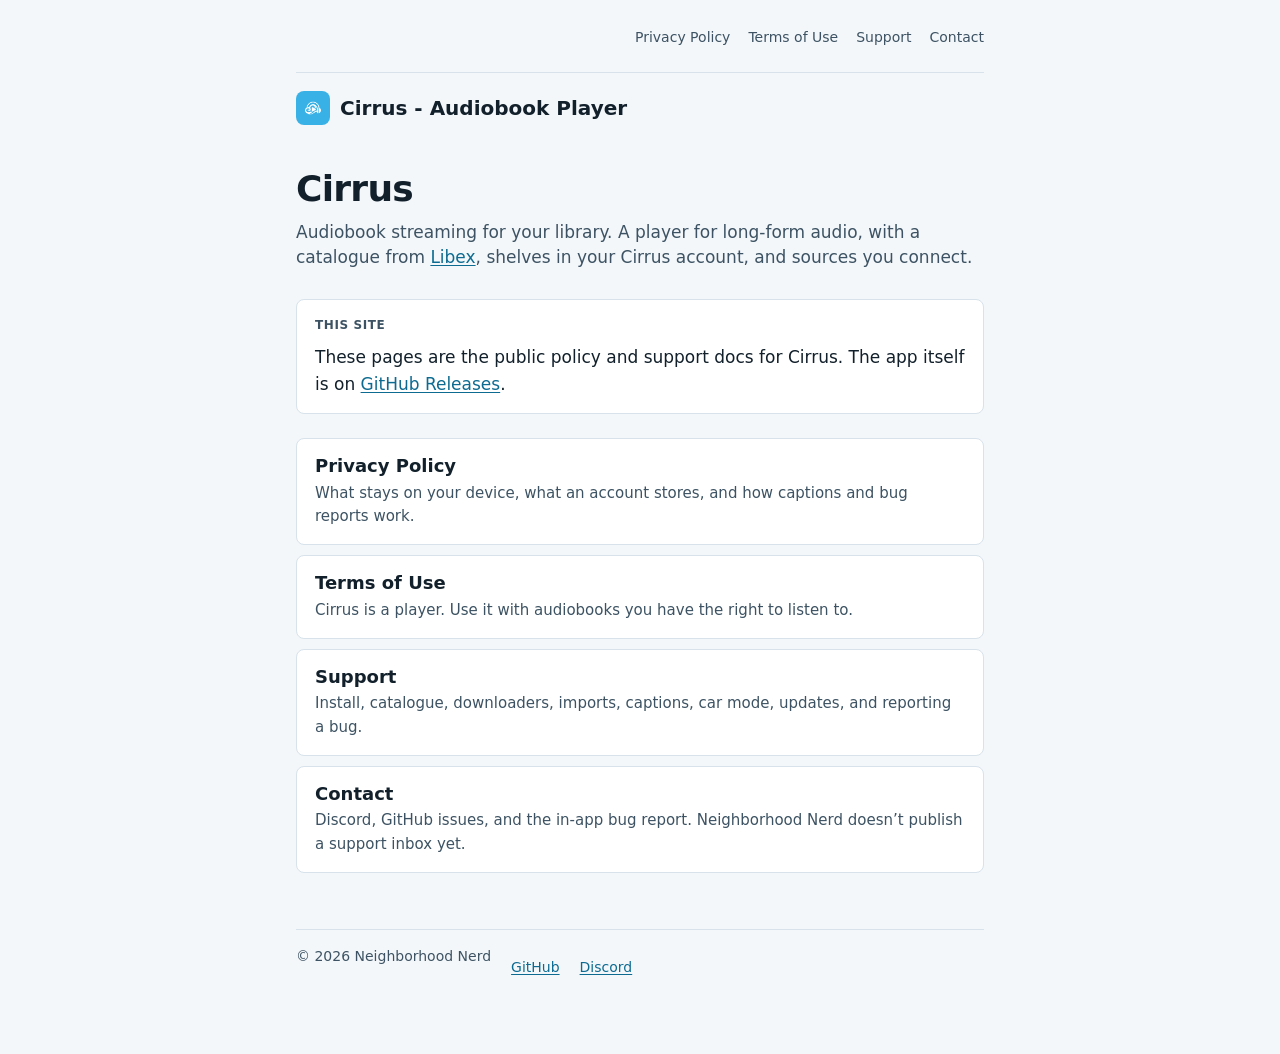
<file: docs/index.html>
<!doctype html>
<html lang="en">

<head>
  <meta charset="utf-8">
  <meta name="viewport" content="width=device-width, initial-scale=1, viewport-fit=cover">
  <meta name="color-scheme" content="dark light">
  <title>Cirrus</title>
  <meta name="description" content="Cirrus is an audiobook player. Privacy Policy, Terms of Use, Support, and Contact.">
  <link rel="icon" href="assets/cirrus-logo.png">
  <link rel="apple-touch-icon" href="assets/cirrus-logo.png">
  <link rel="stylesheet" href="assets/policy.css?v=2">
</head>

<body>
  <a class="skip" href="#main">Skip to content</a>
  <div class="wrap">
    <nav class="top-links" aria-label="Policies and contact">
      <a href="privacy/">Privacy Policy</a>
      <a href="terms/">Terms of Use</a>
      <a href="support/">Support</a>
      <a href="contact/">Contact</a>
    </nav>
    <a class="brand" href="./"><img src="assets/cirrus-logo.png" alt="" width="34" height="34">Cirrus - Audiobook
      Player</a>

    <main id="main">
      <h1>Cirrus</h1>
      <p class="lede">Audiobook streaming for your library. A player for long-form audio, with a catalogue from
        <a href="https://libexdb.com">Libex</a>, shelves in your Cirrus account, and sources you connect.</p>

      <div class="card summary">
        <p class="eyebrow">This site</p>
        <p>These pages are the public policy and support docs for Cirrus. The app itself is on <a
            href="https://github.com/Neighborhood-Nerd/cirrus/releases">GitHub Releases</a>.</p>
      </div>

      <div class="reach">
        <a class="card" href="privacy/">
          <h2>Privacy Policy</h2>
          <p>What stays on your device, what an account stores, and how captions and bug reports work.</p>
        </a>
        <a class="card" href="terms/">
          <h2>Terms of Use</h2>
          <p>Cirrus is a player. Use it with audiobooks you have the right to listen to.</p>
        </a>
        <a class="card" href="support/">
          <h2>Support</h2>
          <p>Install, catalogue, downloaders, imports, captions, car mode, updates, and reporting a bug.</p>
        </a>
        <a class="card" href="contact/">
          <h2>Contact</h2>
          <p>Discord, GitHub issues, and the in-app bug report. Neighborhood Nerd doesn’t publish a support inbox yet.
          </p>
        </a>
      </div>
    </main>

    <footer>
      <span>© 2026 Neighborhood Nerd</span>
      <a href="https://github.com/Neighborhood-Nerd/cirrus">GitHub</a>
      <a href="https://discord.gg/W3NWh3X8bX">Discord</a>
    </footer>
  </div>
</body>

</html>
</file>
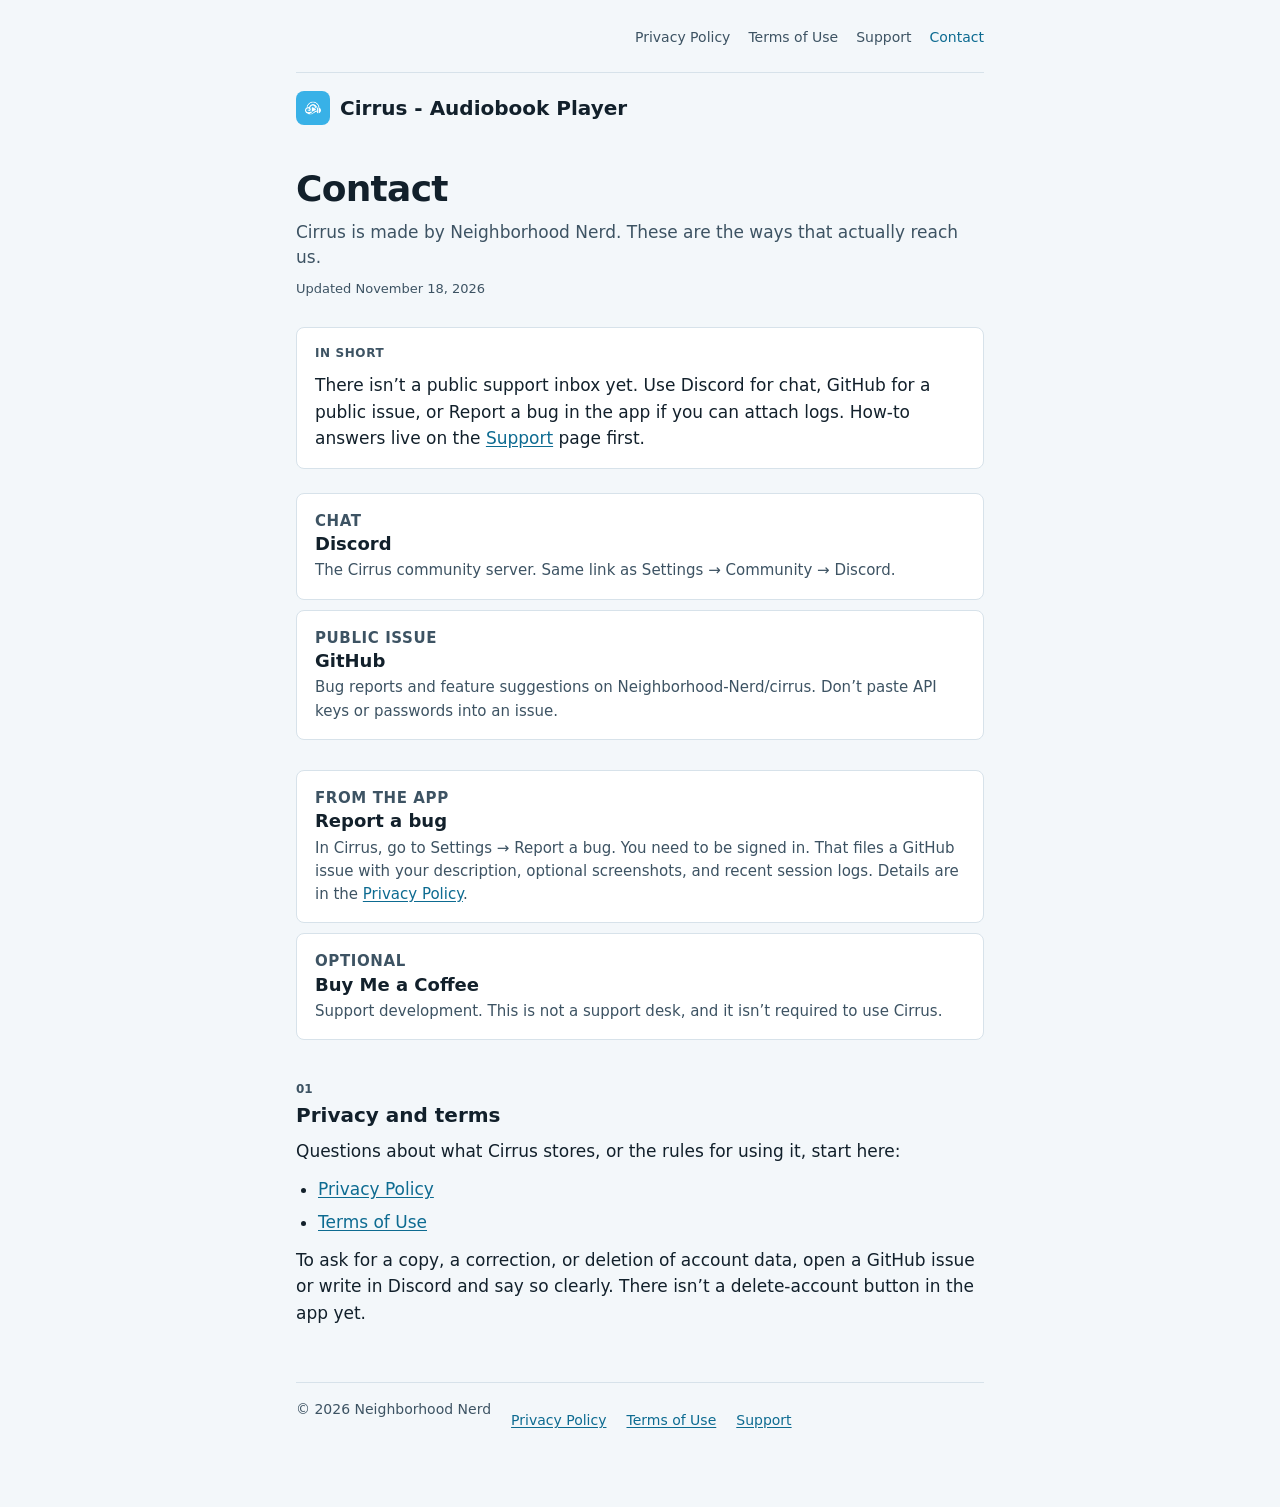
<file: docs/contact/index.html>
<!doctype html>
<html lang="en">
<head>
<meta charset="utf-8">
<meta name="viewport" content="width=device-width, initial-scale=1, viewport-fit=cover">
<meta name="color-scheme" content="dark light">
<title>Contact · Cirrus</title>
<meta name="description" content="How to reach Neighborhood Nerd about Cirrus: Discord, GitHub issues, and in-app bug reports.">
<link rel="icon" href="../assets/cirrus-logo.png">
<link rel="apple-touch-icon" href="../assets/cirrus-logo.png">
<link rel="stylesheet" href="../assets/policy.css?v=2">
</head>
<body>
<a class="skip" href="#main">Skip to content</a>
<div class="wrap">
  <nav class="top-links" aria-label="Policies and contact">
    <a href="../privacy/">Privacy Policy</a>
    <a href="../terms/">Terms of Use</a>
    <a href="../support/">Support</a>
    <a href="../contact/" aria-current="page">Contact</a>
  </nav>
  <a class="brand" href="../"><img src="../assets/cirrus-logo.png" alt="" width="34" height="34">Cirrus - Audiobook Player</a>

  <main id="main">
  <h1>Contact</h1>
  <p class="lede">Cirrus is made by Neighborhood Nerd. These are the ways that actually reach us.</p>
  <p class="date">Updated November 18, 2026</p>

  <div class="card summary">
    <p class="eyebrow">In short</p>
    <p>There isn’t a public support inbox yet. Use Discord for chat, GitHub for a public issue, or Report a bug in the app if you can attach logs. How-to answers live on the <a href="../support/">Support</a> page first.</p>
  </div>

  <div class="reach">
    <a class="card" href="https://discord.gg/W3NWh3X8bX">
      <p class="eyebrow">Chat</p>
      <h2>Discord</h2>
      <p>The Cirrus community server. Same link as <span class="path">Settings → Community → Discord</span>.</p>
    </a>
    <a class="card" href="https://github.com/Neighborhood-Nerd/cirrus/issues/new/choose">
      <p class="eyebrow">Public issue</p>
      <h2>GitHub</h2>
      <p>Bug reports and feature suggestions on <span class="path">Neighborhood-Nerd/cirrus</span>. Don’t paste API keys or passwords into an issue.</p>
    </a>
    <div class="card">
      <p class="eyebrow">From the app</p>
      <h2>Report a bug</h2>
      <p>In Cirrus, go to <span class="path">Settings → Report a bug</span>. You need to be signed in. That files a GitHub issue with your description, optional screenshots, and recent session logs. Details are in the <a href="../privacy/#bug-reports">Privacy Policy</a>.</p>
    </div>
    <a class="card" href="https://buymeacoffee.com/neighborhoodnerd">
      <p class="eyebrow">Optional</p>
      <h2>Buy Me a Coffee</h2>
      <p>Support development. This is not a support desk, and it isn’t required to use Cirrus.</p>
    </a>
  </div>

  <section id="privacy-terms">
    <p class="num">01</p>
    <h2>Privacy and terms</h2>
    <p>Questions about what Cirrus stores, or the rules for using it, start here:</p>
    <ul class="list">
      <li><a href="../privacy/">Privacy Policy</a></li>
      <li><a href="../terms/">Terms of Use</a></li>
    </ul>
    <p>To ask for a copy, a correction, or deletion of account data, open a GitHub issue or write in Discord and say so clearly. There isn’t a delete-account button in the app yet.</p>
  </section>
  </main>

  <footer>
    <span>© 2026 Neighborhood Nerd</span>
    <a href="../privacy/">Privacy Policy</a>
    <a href="../terms/">Terms of Use</a>
    <a href="../support/">Support</a>
  </footer>
</div>
</body>
</html>
</file>
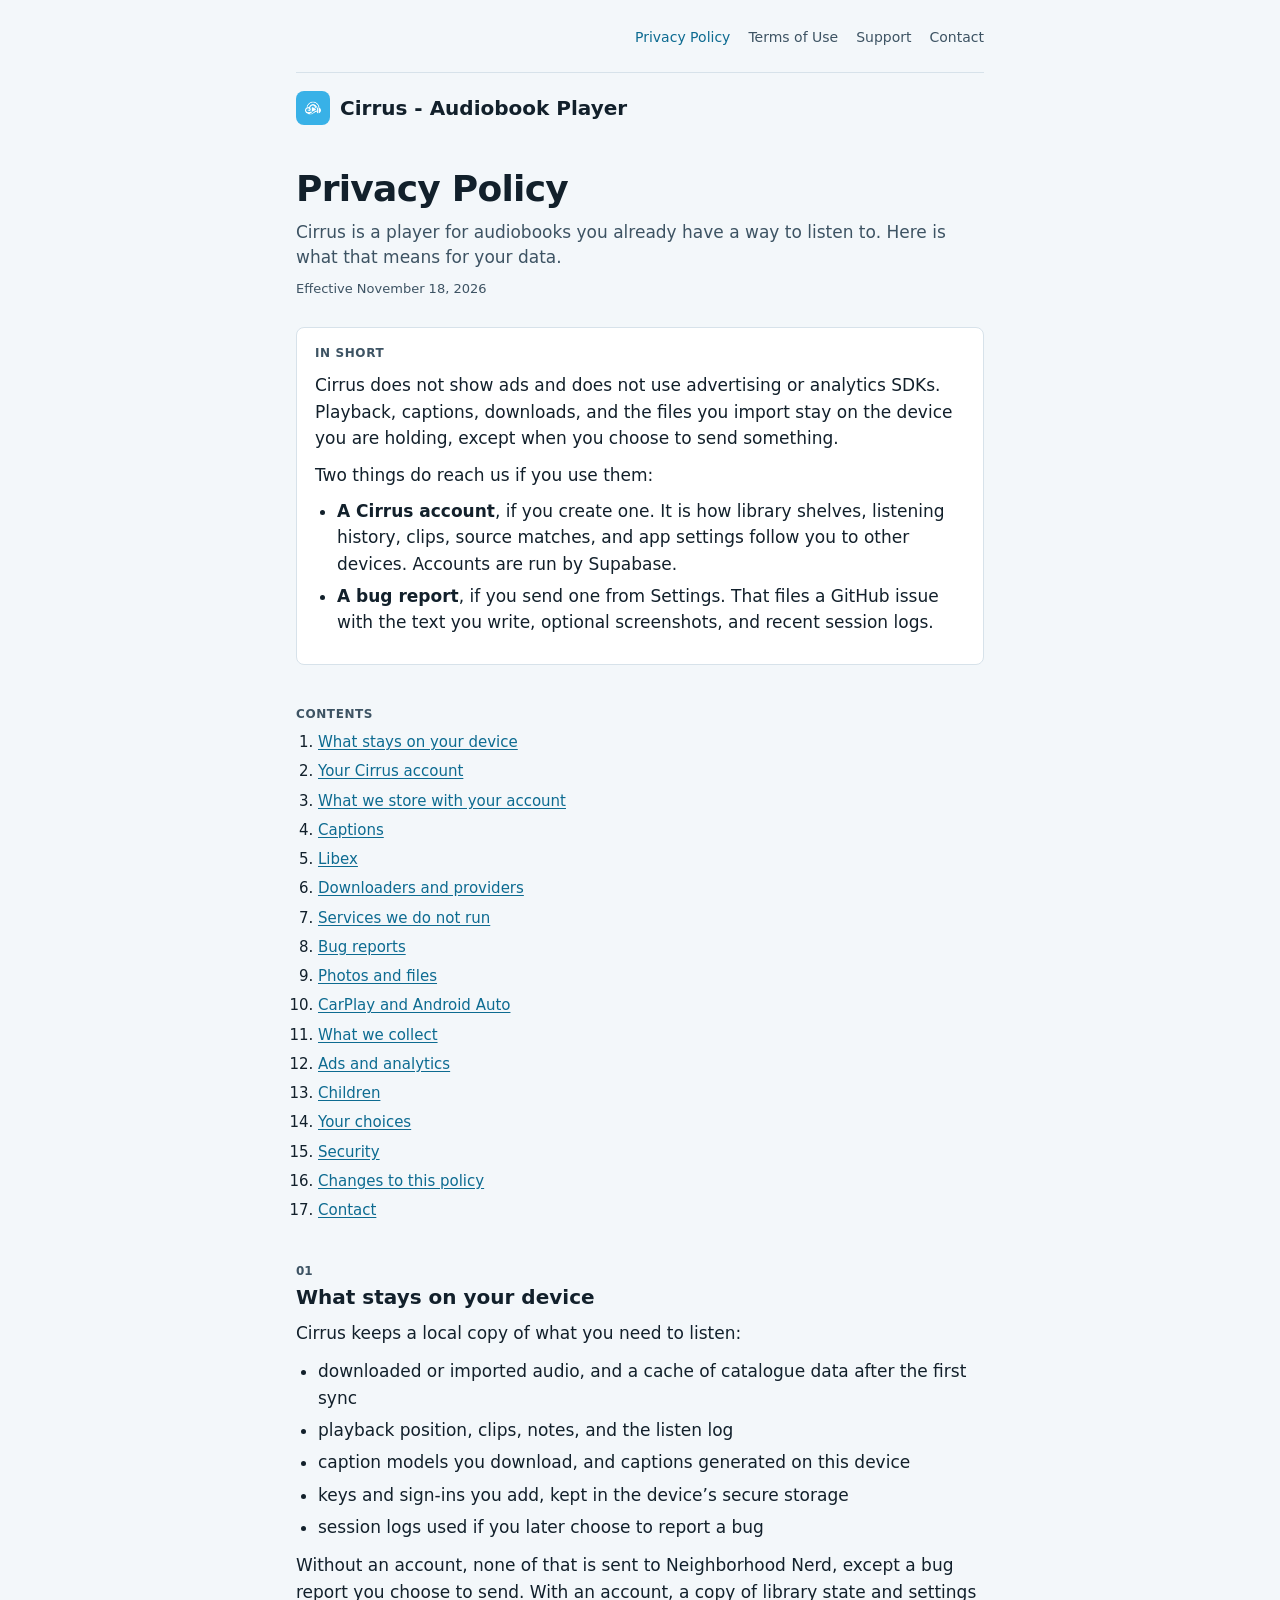
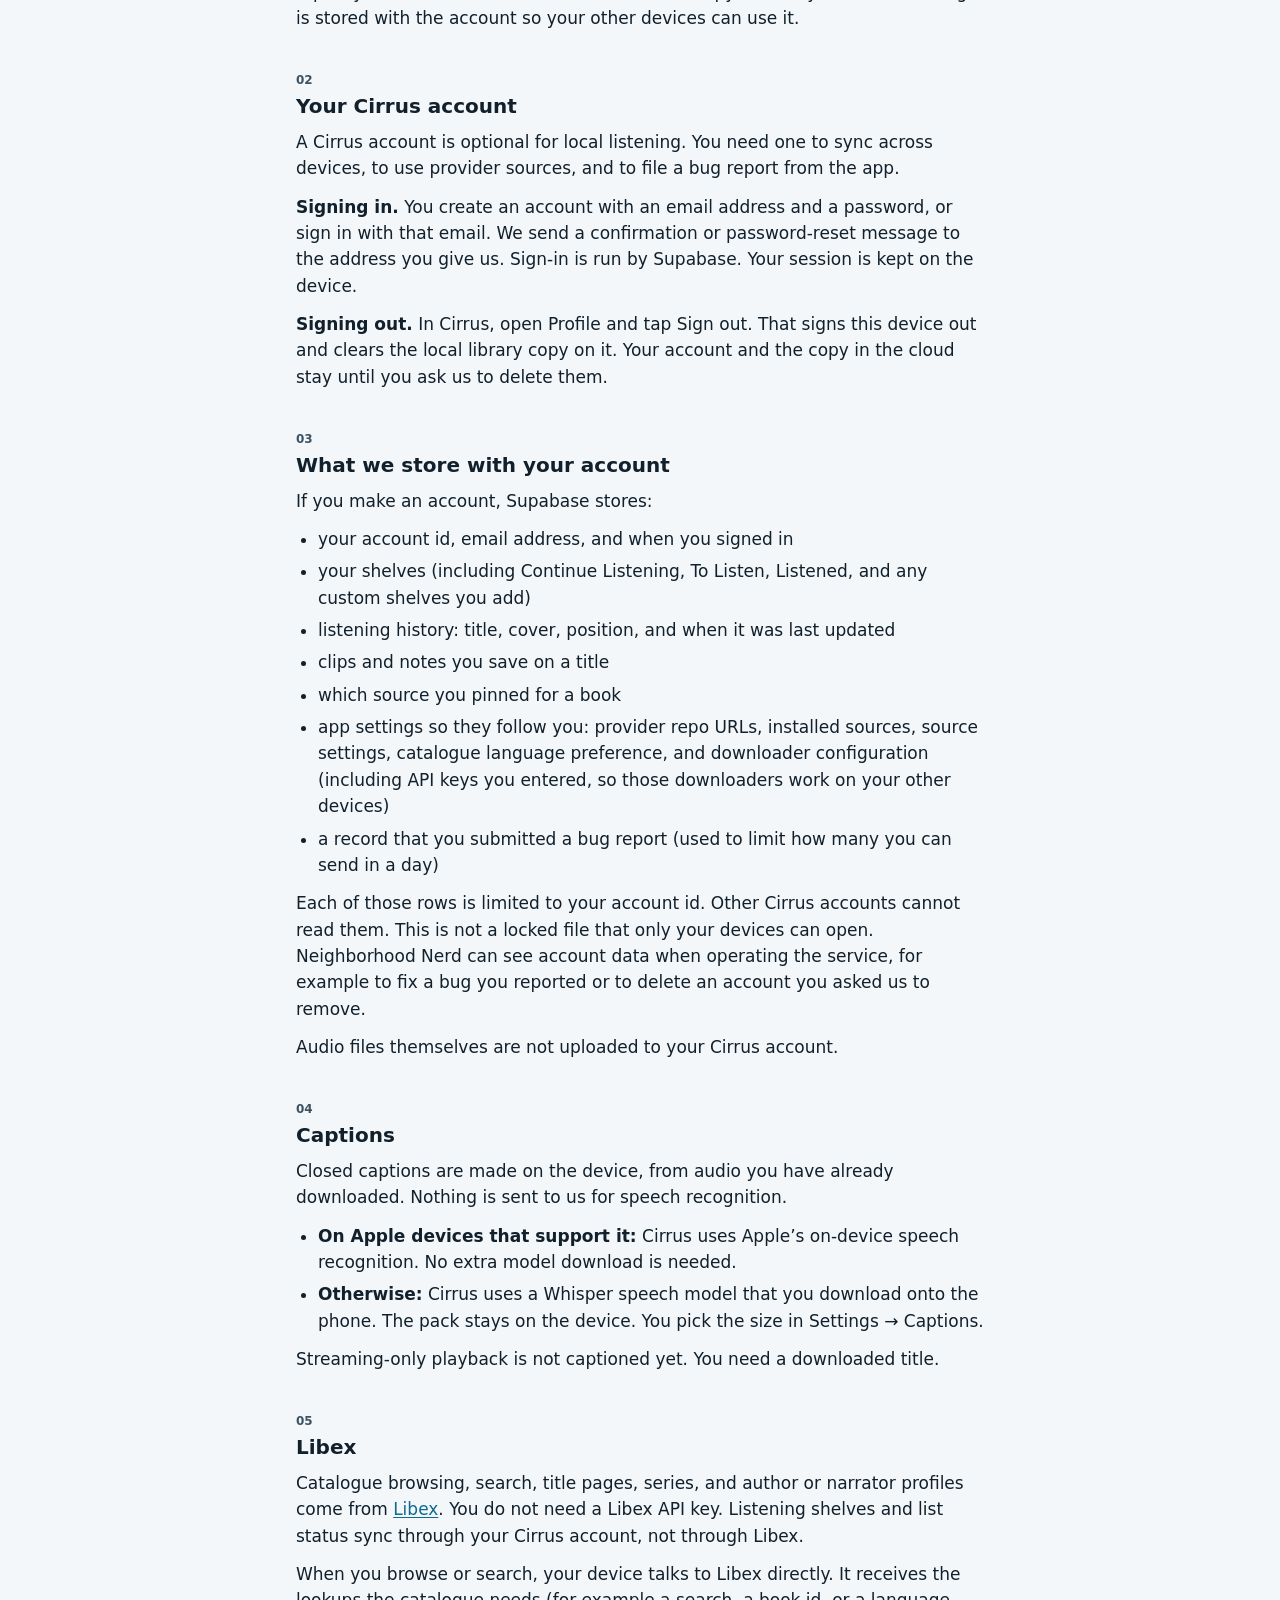
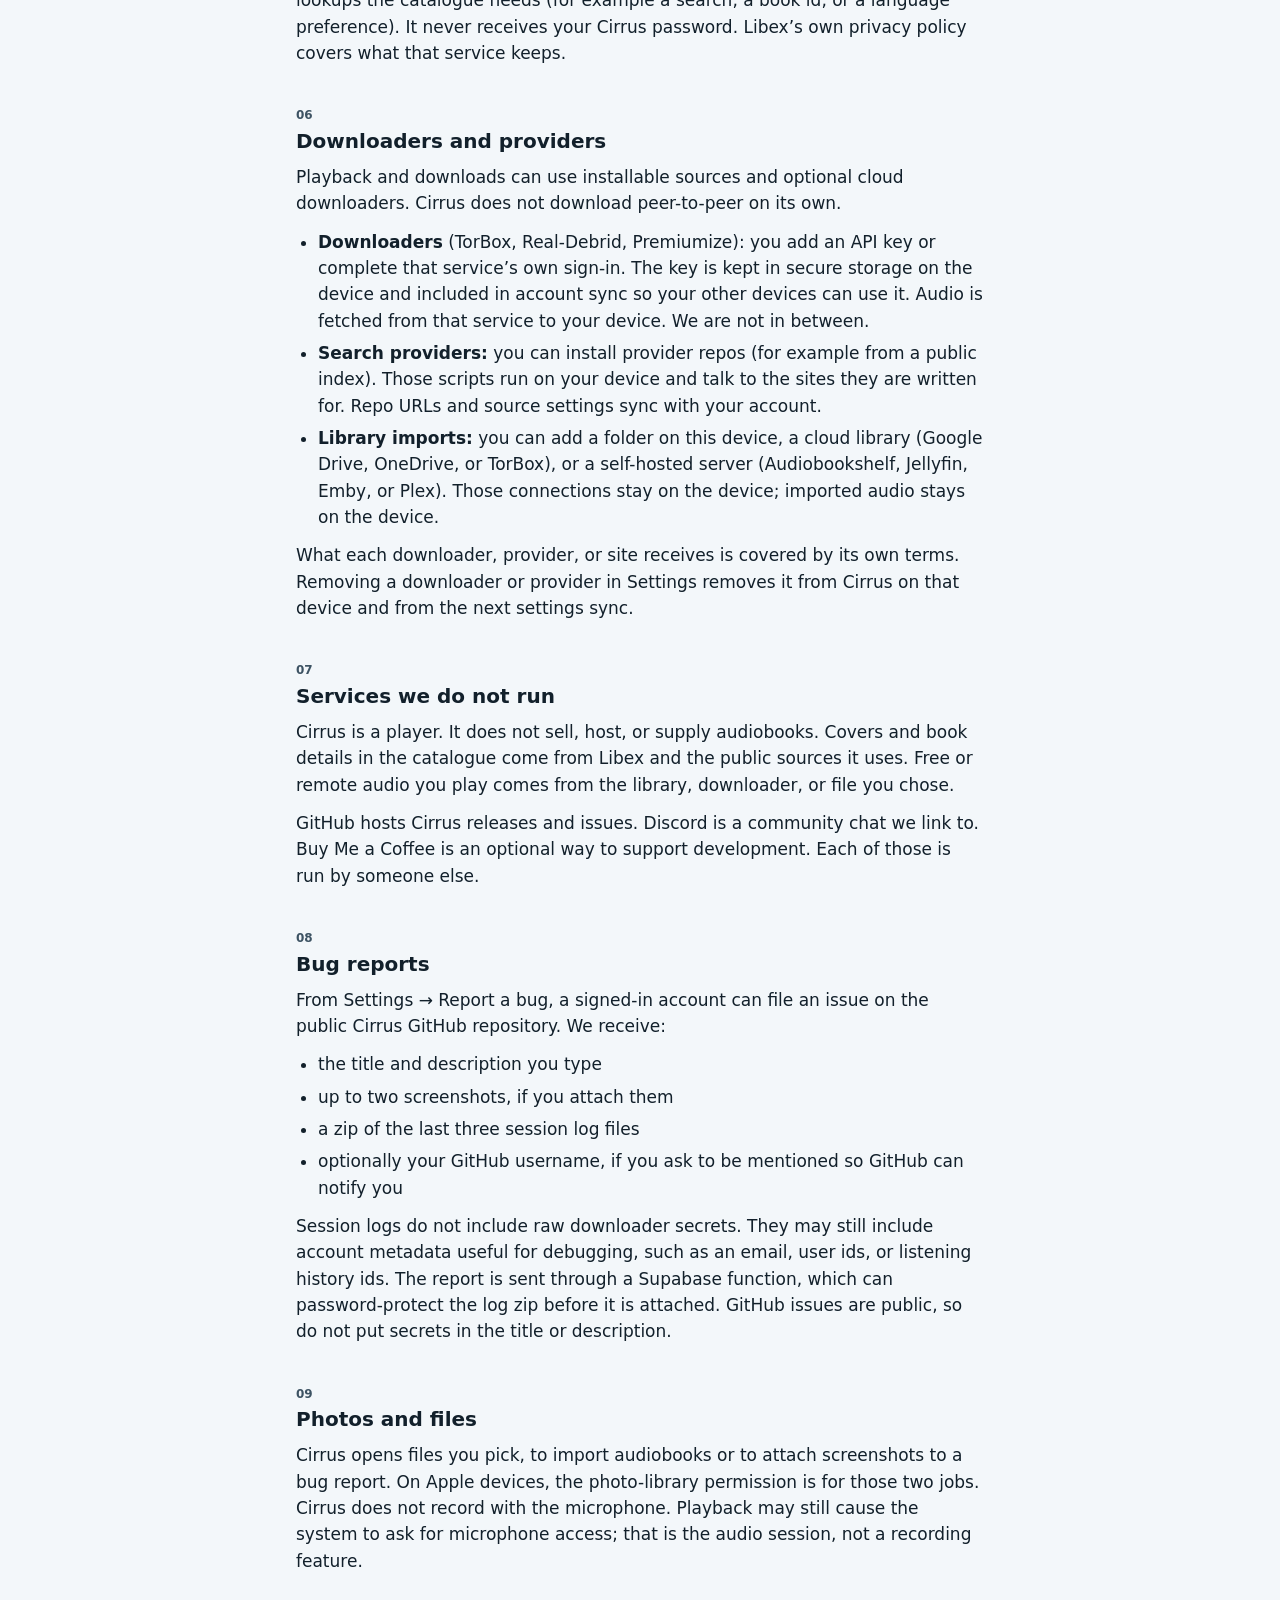
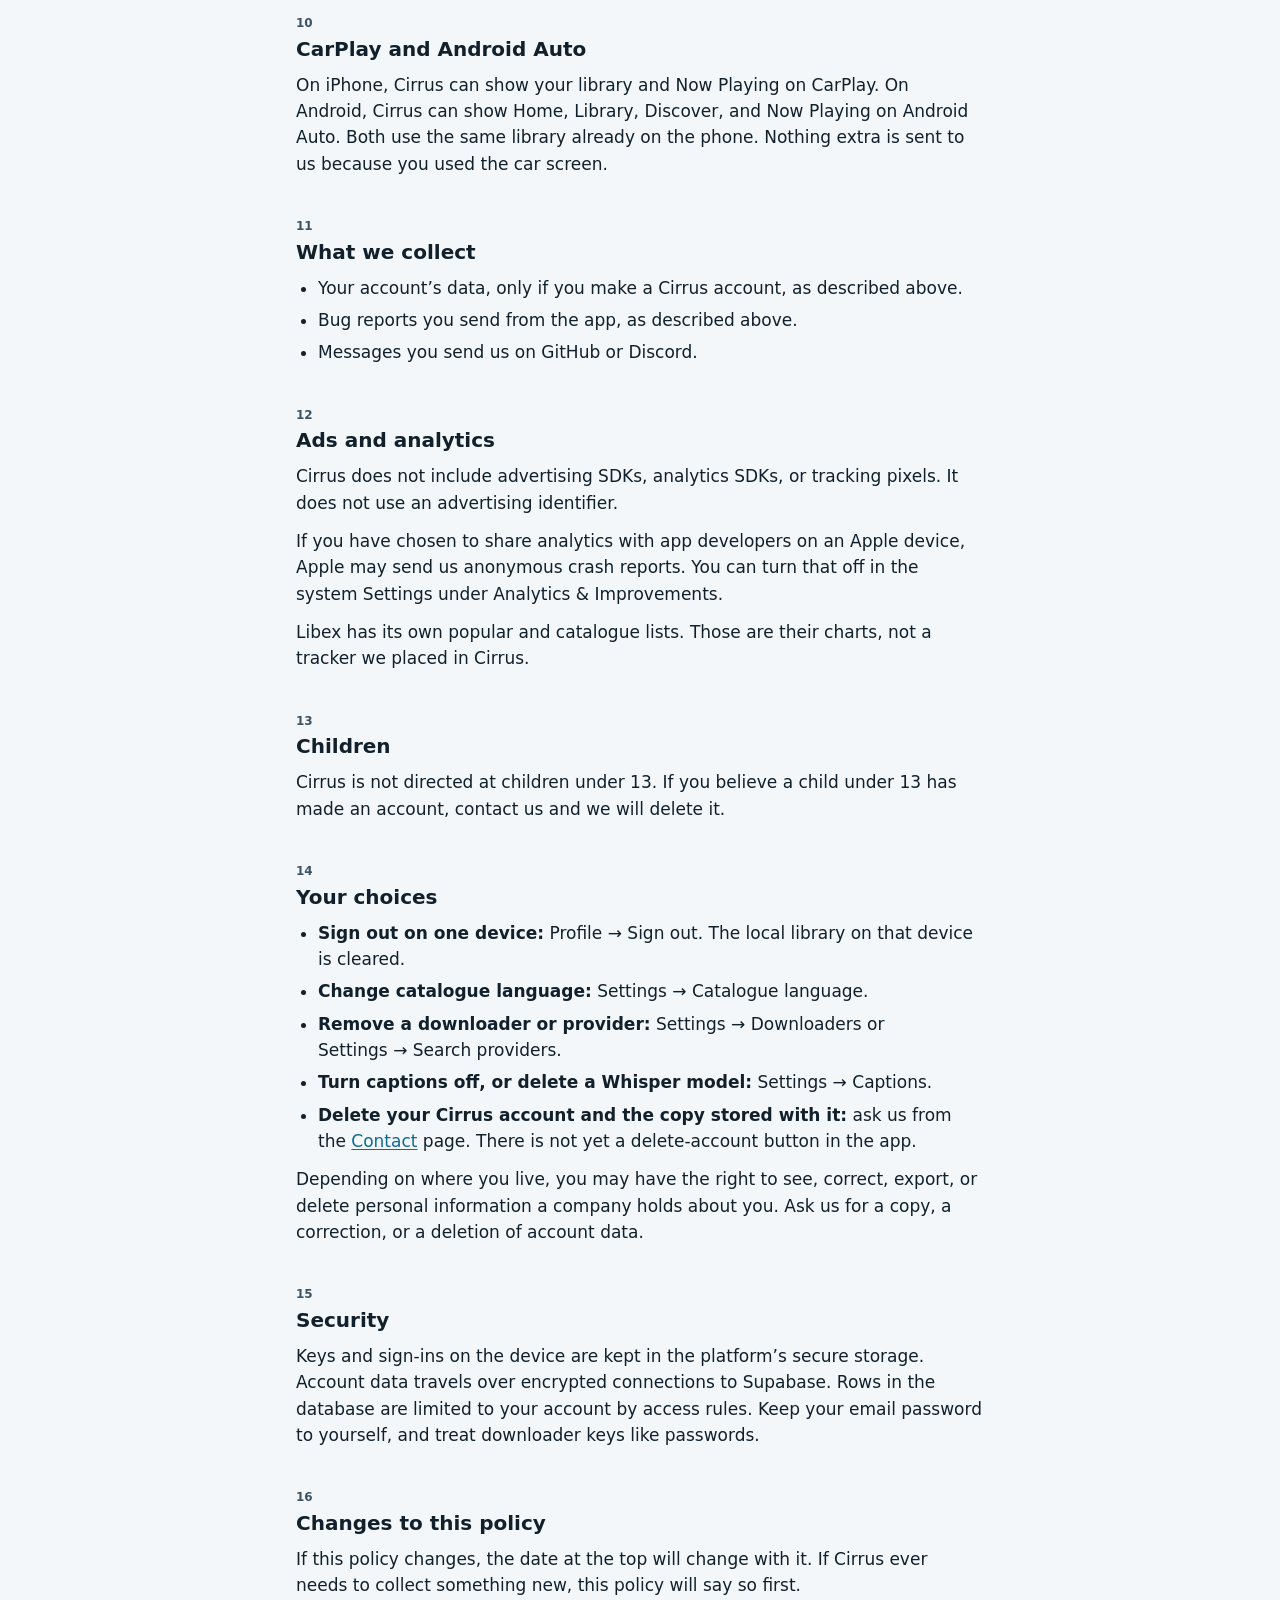
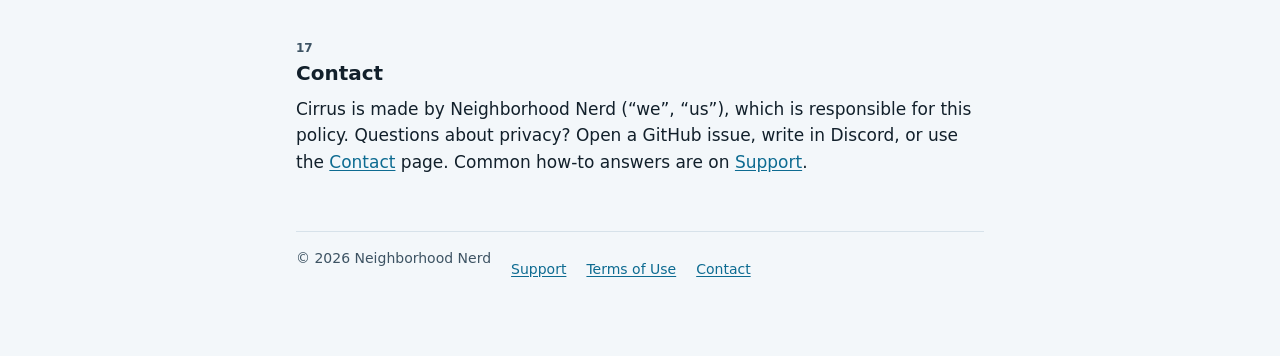
<file: docs/privacy/index.html>
<!doctype html>
<html lang="en">
<head>
<meta charset="utf-8">
<meta name="viewport" content="width=device-width, initial-scale=1, viewport-fit=cover">
<meta name="color-scheme" content="dark light">
<title>Privacy Policy · Cirrus</title>
<meta name="description" content="What Cirrus keeps on your device, what a Cirrus account stores, and how captions, bug reports, and connected services work.">
<link rel="icon" href="../assets/cirrus-logo.png">
<link rel="apple-touch-icon" href="../assets/cirrus-logo.png">
<link rel="stylesheet" href="../assets/policy.css?v=2">
</head>
<body>
<a class="skip" href="#main">Skip to content</a>
<div class="wrap">
  <nav class="top-links" aria-label="Policies and contact">
    <a href="../privacy/" aria-current="page">Privacy Policy</a>
    <a href="../terms/">Terms of Use</a>
    <a href="../support/">Support</a>
    <a href="../contact/">Contact</a>
  </nav>
  <a class="brand" href="../"><img src="../assets/cirrus-logo.png" alt="" width="34" height="34">Cirrus - Audiobook Player</a>

  <main id="main">
  <h1>Privacy Policy</h1>
  <p class="lede">Cirrus is a player for audiobooks you already have a way to listen to. Here is what that means for your data.</p>
  <p class="date">Effective November 18, 2026</p>

  <div class="card summary">
    <p class="eyebrow">In short</p>
    <p>Cirrus does not show ads and does not use advertising or analytics SDKs. Playback, captions, downloads, and the files you import stay on the device you are holding, except when you choose to send something.</p>
    <p>Two things do reach us if you use them:</p>
    <ul class="list">
      <li><strong>A Cirrus account</strong>, if you create one. It is how library shelves, listening history, clips, source matches, and app settings follow you to other devices. Accounts are run by Supabase.</li>
      <li><strong>A bug report</strong>, if you send one from Settings. That files a GitHub issue with the text you write, optional screenshots, and recent session logs.</li>
    </ul>
  </div>

  <nav class="toc" aria-label="Contents">
    <p class="eyebrow">Contents</p>
    <ol>
      <li><a href="#on-your-device">What stays on your device</a></li>
      <li><a href="#account">Your Cirrus account</a></li>
      <li><a href="#what-we-store">What we store with your account</a></li>
      <li><a href="#captions">Captions</a></li>
      <li><a href="#libex">Libex</a></li>
      <li><a href="#downloaders">Downloaders and providers</a></li>
      <li><a href="#other-services">Services we do not run</a></li>
      <li><a href="#bug-reports">Bug reports</a></li>
      <li><a href="#photos-files">Photos and files</a></li>
      <li><a href="#carplay">CarPlay and Android Auto</a></li>
      <li><a href="#what-we-collect">What we collect</a></li>
      <li><a href="#ads">Ads and analytics</a></li>
      <li><a href="#children">Children</a></li>
      <li><a href="#choices">Your choices</a></li>
      <li><a href="#security">Security</a></li>
      <li><a href="#changes">Changes to this policy</a></li>
      <li><a href="#contact">Contact</a></li>
    </ol>
  </nav>

  <section id="on-your-device">
    <p class="num">01</p>
    <h2>What stays on your device</h2>
    <p>Cirrus keeps a local copy of what you need to listen:</p>
    <ul class="list">
      <li>downloaded or imported audio, and a cache of catalogue data after the first sync</li>
      <li>playback position, clips, notes, and the listen log</li>
      <li>caption models you download, and captions generated on this device</li>
      <li>keys and sign-ins you add, kept in the device’s secure storage</li>
      <li>session logs used if you later choose to report a bug</li>
    </ul>
    <p>Without an account, none of that is sent to Neighborhood Nerd, except a bug report you choose to send. With an account, a copy of library state and settings is stored with the account so your other devices can use it.</p>
  </section>

  <section id="account">
    <p class="num">02</p>
    <h2>Your Cirrus account</h2>
    <p>A Cirrus account is optional for local listening. You need one to sync across devices, to use provider sources, and to file a bug report from the app.</p>
    <p><strong>Signing in.</strong> You create an account with an email address and a password, or sign in with that email. We send a confirmation or password-reset message to the address you give us. Sign-in is run by Supabase. Your session is kept on the device.</p>
    <p><strong>Signing out.</strong> In Cirrus, open <span class="path">Profile</span> and tap <span class="path">Sign out</span>. That signs this device out and clears the local library copy on it. Your account and the copy in the cloud stay until you ask us to delete them.</p>
  </section>

  <section id="what-we-store">
    <p class="num">03</p>
    <h2>What we store with your account</h2>
    <p>If you make an account, Supabase stores:</p>
    <ul class="list">
      <li>your account id, email address, and when you signed in</li>
      <li>your shelves (including Continue Listening, To Listen, Listened, and any custom shelves you add)</li>
      <li>listening history: title, cover, position, and when it was last updated</li>
      <li>clips and notes you save on a title</li>
      <li>which source you pinned for a book</li>
      <li>app settings so they follow you: provider repo URLs, installed sources, source settings, catalogue language preference, and downloader configuration (including API keys you entered, so those downloaders work on your other devices)</li>
      <li>a record that you submitted a bug report (used to limit how many you can send in a day)</li>
    </ul>
    <p>Each of those rows is limited to your account id. Other Cirrus accounts cannot read them. This is not a locked file that only your devices can open. Neighborhood Nerd can see account data when operating the service, for example to fix a bug you reported or to delete an account you asked us to remove.</p>
    <p>Audio files themselves are not uploaded to your Cirrus account.</p>
  </section>

  <section id="captions">
    <p class="num">04</p>
    <h2>Captions</h2>
    <p>Closed captions are made on the device, from audio you have already downloaded. Nothing is sent to us for speech recognition.</p>
    <ul class="list">
      <li><strong>On Apple devices that support it:</strong> Cirrus uses Apple’s on-device speech recognition. No extra model download is needed.</li>
      <li><strong>Otherwise:</strong> Cirrus uses a Whisper speech model that you download onto the phone. The pack stays on the device. You pick the size in <span class="path">Settings → Captions</span>.</li>
    </ul>
    <p>Streaming-only playback is not captioned yet. You need a downloaded title.</p>
  </section>

  <section id="libex">
    <p class="num">05</p>
    <h2>Libex</h2>
    <p>Catalogue browsing, search, title pages, series, and author or narrator profiles come from <a href="https://libexdb.com">Libex</a>. You do not need a Libex API key. Listening shelves and list status sync through your Cirrus account, not through Libex.</p>
    <p>When you browse or search, your device talks to Libex directly. It receives the lookups the catalogue needs (for example a search, a book id, or a language preference). It never receives your Cirrus password. Libex’s own privacy policy covers what that service keeps.</p>
  </section>

  <section id="downloaders">
    <p class="num">06</p>
    <h2>Downloaders and providers</h2>
    <p>Playback and downloads can use installable sources and optional cloud downloaders. Cirrus does not download peer-to-peer on its own.</p>
    <ul class="list">
      <li><strong>Downloaders</strong> (TorBox, Real-Debrid, Premiumize): you add an API key or complete that service’s own sign-in. The key is kept in secure storage on the device and included in account sync so your other devices can use it. Audio is fetched from that service to your device. We are not in between.</li>
      <li><strong>Search providers:</strong> you can install provider repos (for example from a public index). Those scripts run on your device and talk to the sites they are written for. Repo URLs and source settings sync with your account.</li>
      <li><strong>Library imports:</strong> you can add a folder on this device, a cloud library (Google Drive, OneDrive, or TorBox), or a self-hosted server (Audiobookshelf, Jellyfin, Emby, or Plex). Those connections stay on the device; imported audio stays on the device.</li>
    </ul>
    <p>What each downloader, provider, or site receives is covered by its own terms. Removing a downloader or provider in Settings removes it from Cirrus on that device and from the next settings sync.</p>
  </section>

  <section id="other-services">
    <p class="num">07</p>
    <h2>Services we do not run</h2>
    <p>Cirrus is a player. It does not sell, host, or supply audiobooks. Covers and book details in the catalogue come from Libex and the public sources it uses. Free or remote audio you play comes from the library, downloader, or file you chose.</p>
    <p>GitHub hosts Cirrus releases and issues. Discord is a community chat we link to. Buy Me a Coffee is an optional way to support development. Each of those is run by someone else.</p>
  </section>

  <section id="bug-reports">
    <p class="num">08</p>
    <h2>Bug reports</h2>
    <p>From <span class="path">Settings → Report a bug</span>, a signed-in account can file an issue on the public Cirrus GitHub repository. We receive:</p>
    <ul class="list">
      <li>the title and description you type</li>
      <li>up to two screenshots, if you attach them</li>
      <li>a zip of the last three session log files</li>
      <li>optionally your GitHub username, if you ask to be mentioned so GitHub can notify you</li>
    </ul>
    <p>Session logs do not include raw downloader secrets. They may still include account metadata useful for debugging, such as an email, user ids, or listening history ids. The report is sent through a Supabase function, which can password-protect the log zip before it is attached. GitHub issues are public, so do not put secrets in the title or description.</p>
  </section>

  <section id="photos-files">
    <p class="num">09</p>
    <h2>Photos and files</h2>
    <p>Cirrus opens files you pick, to import audiobooks or to attach screenshots to a bug report. On Apple devices, the photo-library permission is for those two jobs. Cirrus does not record with the microphone. Playback may still cause the system to ask for microphone access; that is the audio session, not a recording feature.</p>
  </section>

  <section id="carplay">
    <p class="num">10</p>
    <h2>CarPlay and Android Auto</h2>
    <p>On iPhone, Cirrus can show your library and Now Playing on CarPlay. On Android, Cirrus can show Home, Library, Discover, and Now Playing on Android Auto. Both use the same library already on the phone. Nothing extra is sent to us because you used the car screen.</p>
  </section>

  <section id="what-we-collect">
    <p class="num">11</p>
    <h2>What we collect</h2>
    <ul class="list">
      <li>Your account’s data, only if you make a Cirrus account, as described above.</li>
      <li>Bug reports you send from the app, as described above.</li>
      <li>Messages you send us on GitHub or Discord.</li>
    </ul>
  </section>

  <section id="ads">
    <p class="num">12</p>
    <h2>Ads and analytics</h2>
    <p>Cirrus does not include advertising SDKs, analytics SDKs, or tracking pixels. It does not use an advertising identifier.</p>
    <p>If you have chosen to share analytics with app developers on an Apple device, Apple may send us anonymous crash reports. You can turn that off in the system Settings under Analytics &amp; Improvements.</p>
    <p>Libex has its own popular and catalogue lists. Those are their charts, not a tracker we placed in Cirrus.</p>
  </section>

  <section id="children">
    <p class="num">13</p>
    <h2>Children</h2>
    <p>Cirrus is not directed at children under 13. If you believe a child under 13 has made an account, contact us and we will delete it.</p>
  </section>

  <section id="choices">
    <p class="num">14</p>
    <h2>Your choices</h2>
    <ul class="list">
      <li><strong>Sign out on one device:</strong> <span class="path">Profile → Sign out</span>. The local library on that device is cleared.</li>
      <li><strong>Change catalogue language:</strong> <span class="path">Settings → Catalogue language</span>.</li>
      <li><strong>Remove a downloader or provider:</strong> <span class="path">Settings → Downloaders</span> or <span class="path">Settings → Search providers</span>.</li>
      <li><strong>Turn captions off, or delete a Whisper model:</strong> <span class="path">Settings → Captions</span>.</li>
      <li><strong>Delete your Cirrus account and the copy stored with it:</strong> ask us from the <a href="../contact/">Contact</a> page. There is not yet a delete-account button in the app.</li>
    </ul>
    <p>Depending on where you live, you may have the right to see, correct, export, or delete personal information a company holds about you. Ask us for a copy, a correction, or a deletion of account data.</p>
  </section>

  <section id="security">
    <p class="num">15</p>
    <h2>Security</h2>
    <p>Keys and sign-ins on the device are kept in the platform’s secure storage. Account data travels over encrypted connections to Supabase. Rows in the database are limited to your account by access rules. Keep your email password to yourself, and treat downloader keys like passwords.</p>
  </section>

  <section id="changes">
    <p class="num">16</p>
    <h2>Changes to this policy</h2>
    <p>If this policy changes, the date at the top will change with it. If Cirrus ever needs to collect something new, this policy will say so first.</p>
  </section>

  <section id="contact">
    <p class="num">17</p>
    <h2>Contact</h2>
    <p>Cirrus is made by Neighborhood Nerd (“we”, “us”), which is responsible for this policy. Questions about privacy? Open a GitHub issue, write in Discord, or use the <a href="../contact/">Contact</a> page. Common how-to answers are on <a href="../support/">Support</a>.</p>
  </section>
  </main>

  <footer>
    <span>© 2026 Neighborhood Nerd</span>
    <a href="../support/">Support</a>
    <a href="../terms/">Terms of Use</a>
    <a href="../contact/">Contact</a>
  </footer>
</div>
</body>
</html>
</file>
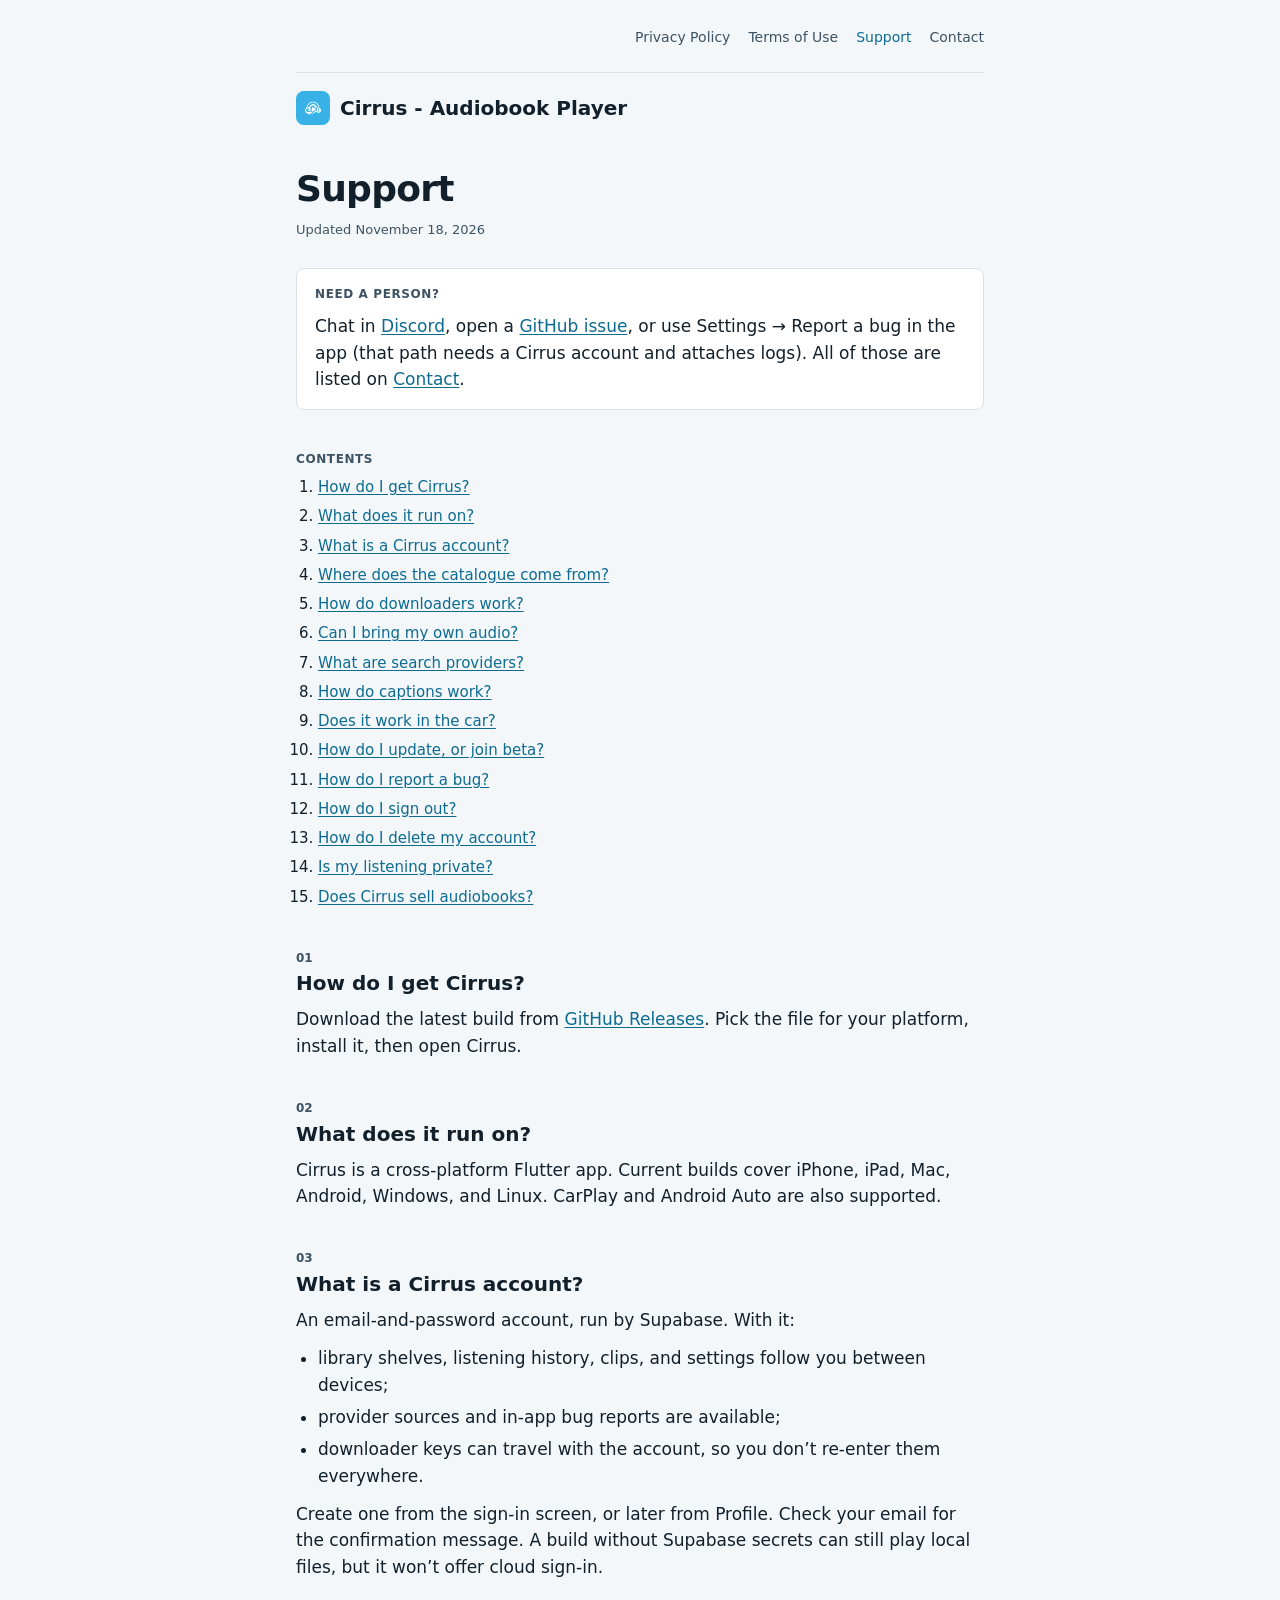
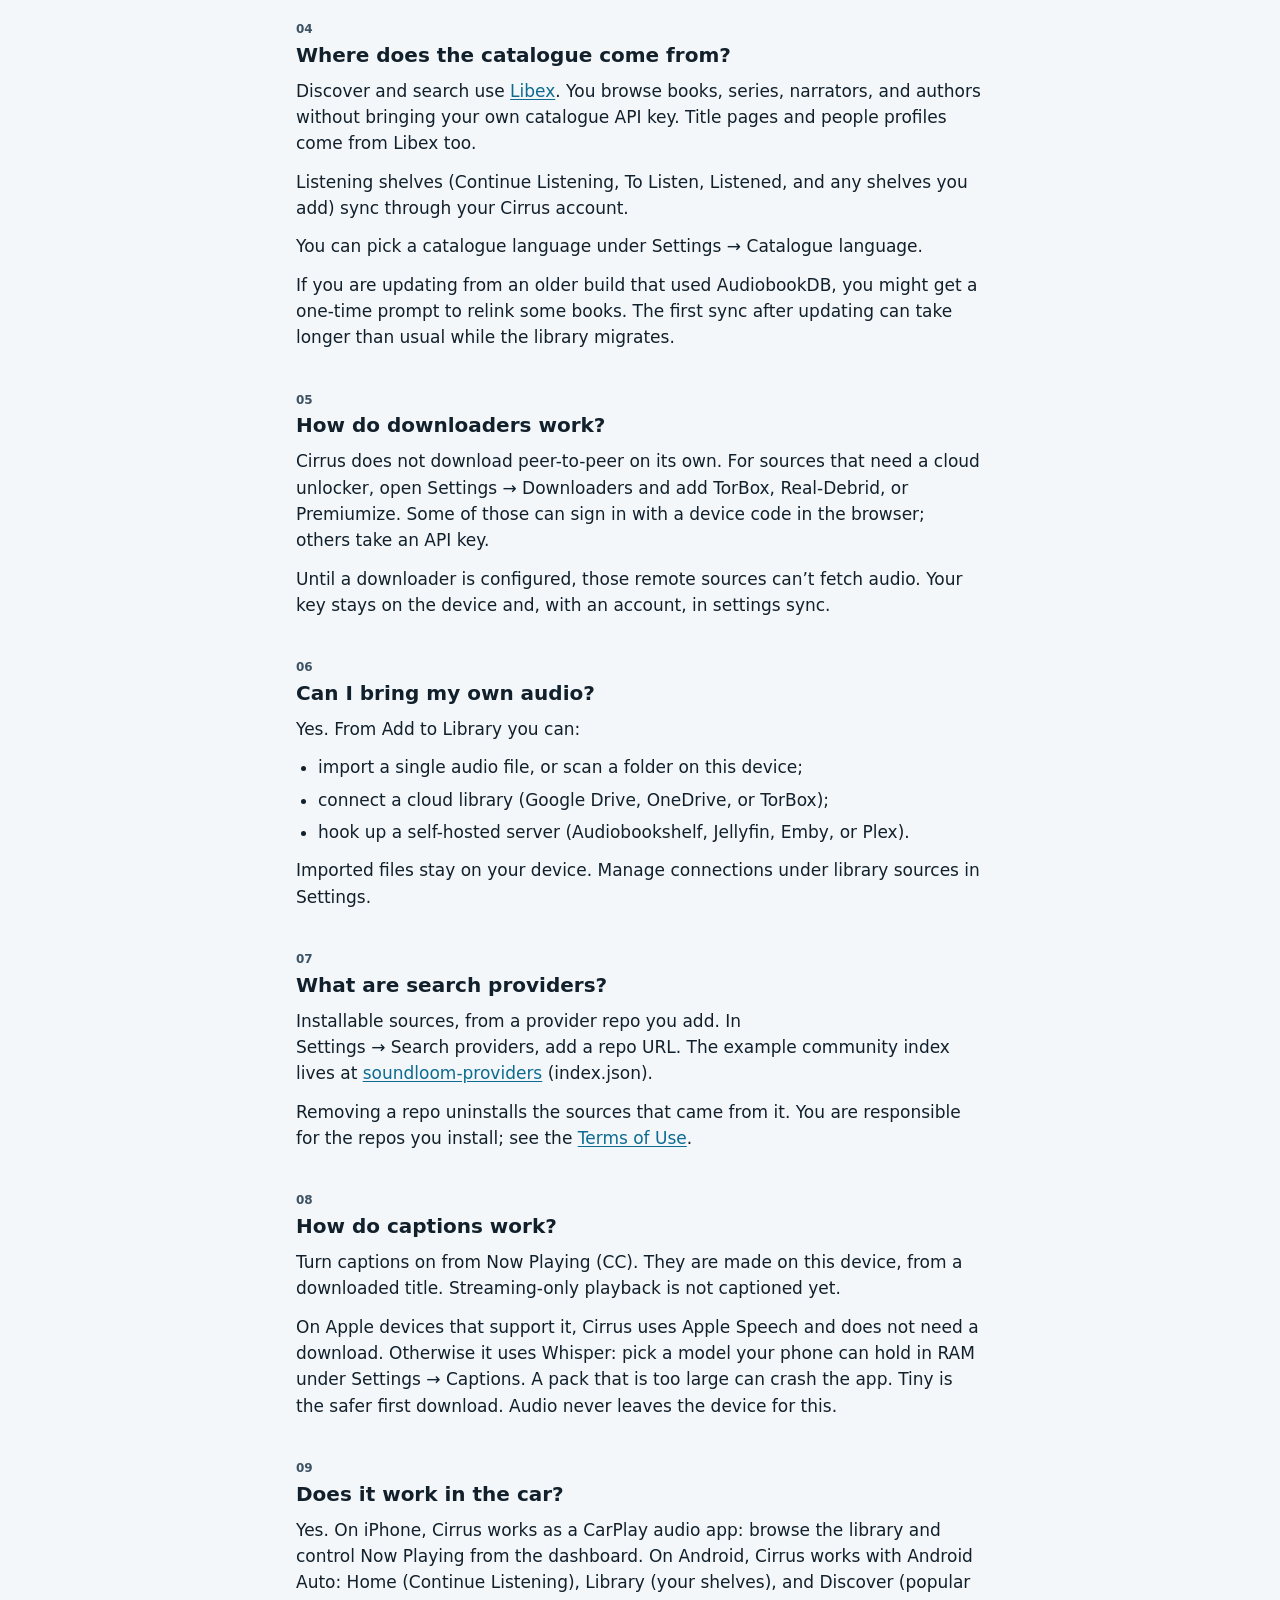
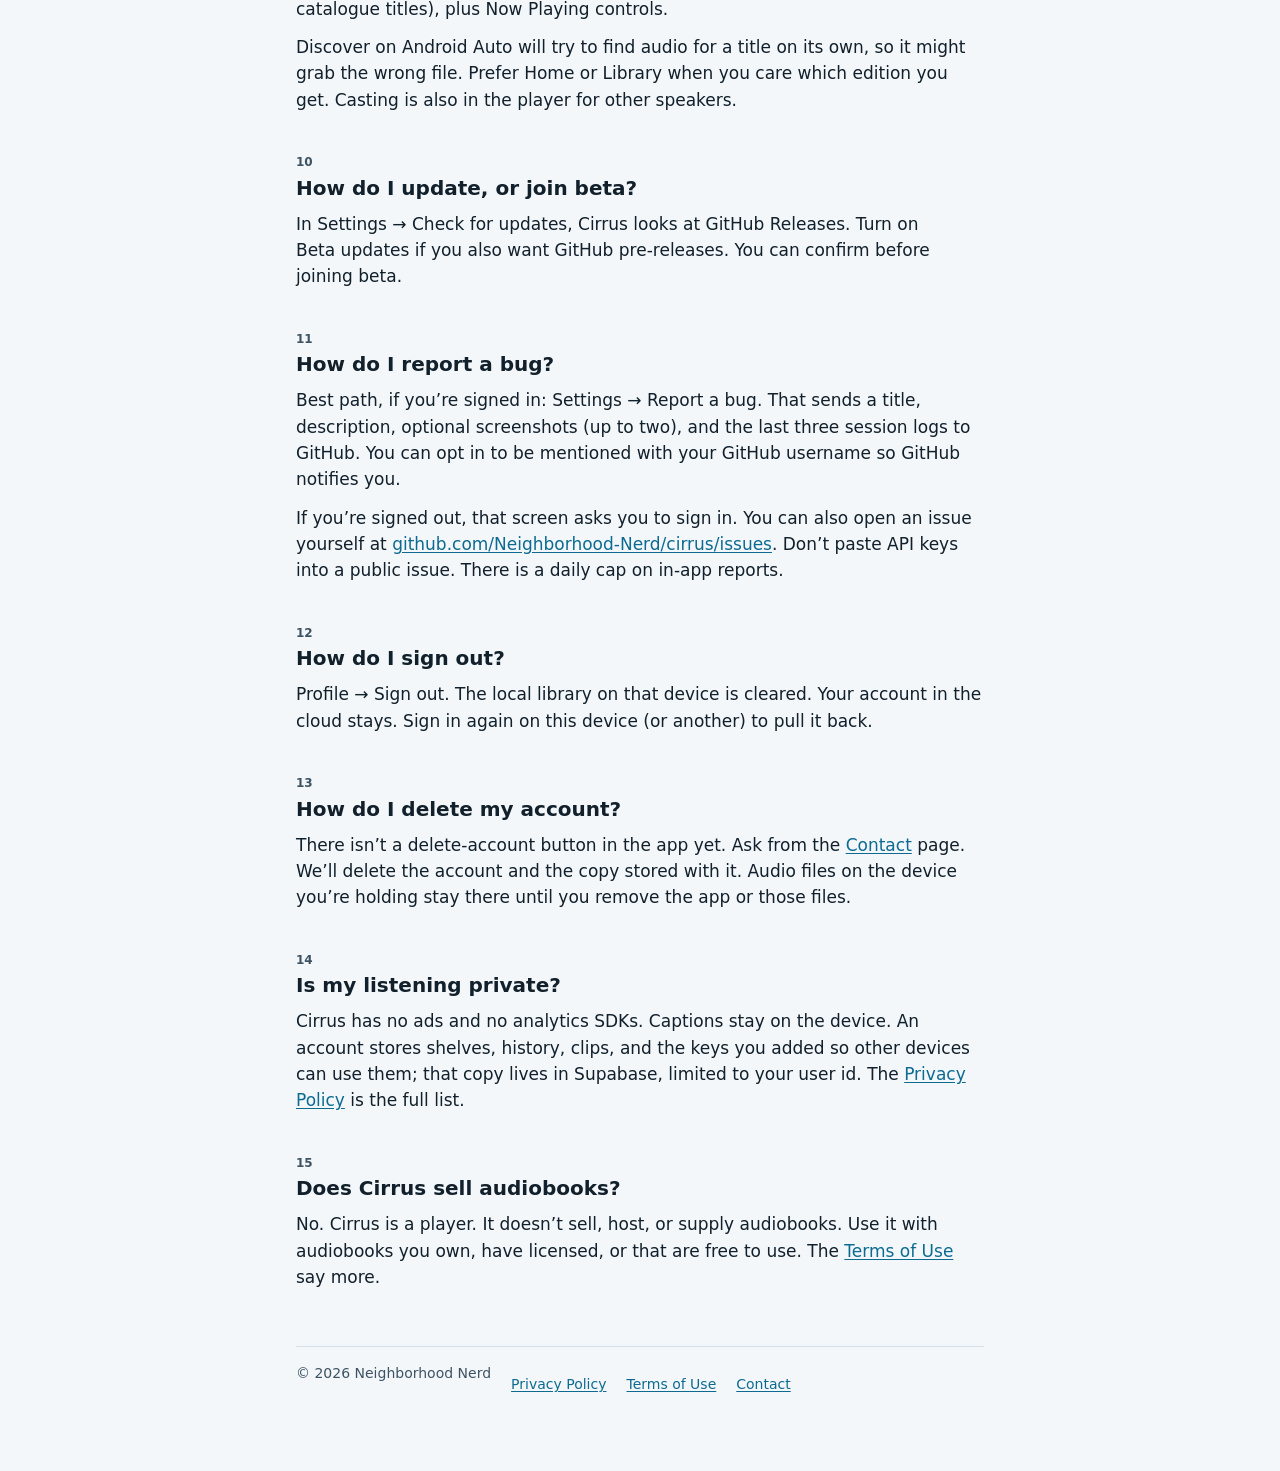
<file: docs/support/index.html>
<!doctype html>
<html lang="en">

<head>
  <meta charset="utf-8">
  <meta name="viewport" content="width=device-width, initial-scale=1, viewport-fit=cover">
  <meta name="color-scheme" content="dark light">
  <title>Support · Cirrus</title>
  <meta name="description"
    content="How to install Cirrus, sign in, use the Libex catalogue, connect downloaders, import your own audio, use captions, and report a bug.">
  <link rel="icon" href="../assets/cirrus-logo.png">
  <link rel="apple-touch-icon" href="../assets/cirrus-logo.png">
  <link rel="stylesheet" href="../assets/policy.css?v=2">
</head>

<body>
  <a class="skip" href="#main">Skip to content</a>
  <div class="wrap">
    <nav class="top-links" aria-label="Policies and contact">
      <a href="../privacy/">Privacy Policy</a>
      <a href="../terms/">Terms of Use</a>
      <a href="../support/" aria-current="page">Support</a>
      <a href="../contact/">Contact</a>
    </nav>
    <a class="brand" href="../"><img src="../assets/cirrus-logo.png" alt="" width="34" height="34">Cirrus - Audiobook Player</a>

    <main id="main">
      <h1>Support</h1>
      <p class="date">Updated November 18, 2026</p>

      <div class="card summary">
        <p class="eyebrow">Need a person?</p>
        <p>Chat in <a href="https://discord.gg/W3NWh3X8bX">Discord</a>, open a <a
            href="https://github.com/Neighborhood-Nerd/cirrus/issues/new/choose">GitHub issue</a>, or use <span
            class="path">Settings → Report a bug</span> in the app (that path needs a Cirrus account and attaches logs).
          All of those are listed on <a href="../contact/">Contact</a>.</p>
      </div>

      <nav class="toc" aria-label="Contents">
        <p class="eyebrow">Contents</p>
        <ol>
          <li><a href="#get">How do I get Cirrus?</a></li>
          <li><a href="#platforms">What does it run on?</a></li>
          <li><a href="#account">What is a Cirrus account?</a></li>
          <li><a href="#catalogue">Where does the catalogue come from?</a></li>
          <li><a href="#downloaders">How do downloaders work?</a></li>
          <li><a href="#import">Can I bring my own audio?</a></li>
          <li><a href="#providers">What are search providers?</a></li>
          <li><a href="#captions">How do captions work?</a></li>
          <li><a href="#car">Does it work in the car?</a></li>
          <li><a href="#updates">How do I update, or join beta?</a></li>
          <li><a href="#bug">How do I report a bug?</a></li>
          <li><a href="#sign-out">How do I sign out?</a></li>
          <li><a href="#delete">How do I delete my account?</a></li>
          <li><a href="#privacy">Is my listening private?</a></li>
          <li><a href="#sell">Does Cirrus sell audiobooks?</a></li>
        </ol>
      </nav>

      <section id="get">
        <p class="num">01</p>
        <h2>How do I get Cirrus?</h2>
        <p>Download the latest build from <a href="https://github.com/Neighborhood-Nerd/cirrus/releases">GitHub
            Releases</a>. Pick the file for your platform, install it, then open Cirrus.</p>
      </section>

      <section id="platforms">
        <p class="num">02</p>
        <h2>What does it run on?</h2>
        <p>Cirrus is a cross-platform Flutter app. Current builds cover iPhone, iPad, Mac, Android, Windows, and Linux.
          CarPlay and Android Auto are also supported.</p>
      </section>

      <section id="account">
        <p class="num">03</p>
        <h2>What is a Cirrus account?</h2>
        <p>An email-and-password account, run by Supabase. With it:</p>
        <ul class="list">
          <li>library shelves, listening history, clips, and settings follow you between devices;</li>
          <li>provider sources and in-app bug reports are available;</li>
          <li>downloader keys can travel with the account, so you don’t re-enter them everywhere.</li>
        </ul>
        <p>Create one from the sign-in screen, or later from <span class="path">Profile</span>. Check your email for the
          confirmation message. A build without Supabase secrets can still play local files, but it won’t offer cloud
          sign-in.</p>
      </section>

      <section id="catalogue">
        <p class="num">04</p>
        <h2>Where does the catalogue come from?</h2>
        <p>Discover and search use <a href="https://libexdb.com">Libex</a>. You browse books, series, narrators, and
          authors without bringing your own catalogue API key. Title pages and people profiles come from Libex too.</p>
        <p>Listening shelves (Continue Listening, To Listen, Listened, and any shelves you add) sync through your Cirrus
          account.</p>
        <p>You can pick a catalogue language under <span class="path">Settings → Catalogue language</span>.</p>
        <p>If you are updating from an older build that used AudiobookDB, you might get a one-time prompt to relink some
          books. The first sync after updating can take longer than usual while the library migrates.</p>
      </section>

      <section id="downloaders">
        <p class="num">05</p>
        <h2>How do downloaders work?</h2>
        <p>Cirrus does not download peer-to-peer on its own. For sources that need a cloud unlocker, open <span
            class="path">Settings → Downloaders</span> and add TorBox, Real-Debrid, or Premiumize. Some of those can
          sign in with a device code in the browser; others take an API key.</p>
        <p>Until a downloader is configured, those remote sources can’t fetch audio. Your key stays on the device and,
          with an account, in settings sync.</p>
      </section>

      <section id="import">
        <p class="num">06</p>
        <h2>Can I bring my own audio?</h2>
        <p>Yes. From Add to Library you can:</p>
        <ul class="list">
          <li>import a single audio file, or scan a folder on this device;</li>
          <li>connect a cloud library (Google Drive, OneDrive, or TorBox);</li>
          <li>hook up a self-hosted server (Audiobookshelf, Jellyfin, Emby, or Plex).</li>
        </ul>
        <p>Imported files stay on your device. Manage connections under library sources in Settings.</p>
      </section>

      <section id="providers">
        <p class="num">07</p>
        <h2>What are search providers?</h2>
        <p>Installable sources, from a provider repo you add. In <span class="path">Settings → Search providers</span>,
          add a repo URL. The example community index lives at <a
            href="https://github.com/Neighborhood-Nerd/soundloom-providers">soundloom-providers</a> (<span
            class="path">index.json</span>).</p>
        <p>Removing a repo uninstalls the sources that came from it. You are responsible for the repos you install; see
          the <a href="../terms/">Terms of Use</a>.</p>
      </section>

      <section id="captions">
        <p class="num">08</p>
        <h2>How do captions work?</h2>
        <p>Turn captions on from Now Playing (CC). They are made on this device, from a downloaded title. Streaming-only
          playback is not captioned yet.</p>
        <p>On Apple devices that support it, Cirrus uses Apple Speech and does not need a download. Otherwise it uses
          Whisper: pick a model your phone can hold in RAM under <span class="path">Settings → Captions</span>. A pack
          that is too large can crash the app. Tiny is the safer first download. Audio never leaves the device for this.
        </p>
      </section>

      <section id="car">
        <p class="num">09</p>
        <h2>Does it work in the car?</h2>
        <p>Yes. On iPhone, Cirrus works as a CarPlay audio app: browse the library and control Now Playing from the
          dashboard. On Android, Cirrus works with Android Auto: Home (Continue Listening), Library (your shelves), and
          Discover (popular catalogue titles), plus Now Playing controls.</p>
        <p>Discover on Android Auto will try to find audio for a title on its own, so it might grab the wrong file.
          Prefer Home or Library when you care which edition you get. Casting is also in the player for other speakers.</p>
      </section>

      <section id="updates">
        <p class="num">10</p>
        <h2>How do I update, or join beta?</h2>
        <p>In <span class="path">Settings → Check for updates</span>, Cirrus looks at GitHub Releases. Turn on <span
            class="path">Beta updates</span> if you also want GitHub pre-releases. You can confirm before joining beta.
        </p>
      </section>

      <section id="bug">
        <p class="num">11</p>
        <h2>How do I report a bug?</h2>
        <p>Best path, if you’re signed in: <span class="path">Settings → Report a bug</span>. That sends a title,
          description, optional screenshots (up to two), and the last three session logs to GitHub. You can opt in to be
          mentioned with your GitHub username so GitHub notifies you.</p>
        <p>If you’re signed out, that screen asks you to sign in. You can also open an issue yourself at <a
            href="https://github.com/Neighborhood-Nerd/cirrus/issues/new/choose">github.com/Neighborhood-Nerd/cirrus/issues</a>.
          Don’t paste API keys into a public issue. There is a daily cap on in-app reports.</p>
      </section>

      <section id="sign-out">
        <p class="num">12</p>
        <h2>How do I sign out?</h2>
        <p><span class="path">Profile → Sign out</span>. The local library on that device is cleared. Your account in
          the cloud stays. Sign in again on this device (or another) to pull it back.</p>
      </section>

      <section id="delete">
        <p class="num">13</p>
        <h2>How do I delete my account?</h2>
        <p>There isn’t a delete-account button in the app yet. Ask from the <a href="../contact/">Contact</a> page.
          We’ll delete the account and the copy stored with it. Audio files on the device you’re holding stay there
          until you remove the app or those files.</p>
      </section>

      <section id="privacy">
        <p class="num">14</p>
        <h2>Is my listening private?</h2>
        <p>Cirrus has no ads and no analytics SDKs. Captions stay on the device. An account stores shelves, history,
          clips, and the keys you added so other devices can use them; that copy lives in Supabase, limited to your user
          id. The <a href="../privacy/">Privacy Policy</a> is the full list.</p>
      </section>

      <section id="sell">
        <p class="num">15</p>
        <h2>Does Cirrus sell audiobooks?</h2>
        <p>No. Cirrus is a player. It doesn’t sell, host, or supply audiobooks. Use it with audiobooks you own, have
          licensed, or that are free to use. The <a href="../terms/">Terms of Use</a> say more.</p>
      </section>
    </main>

    <footer>
      <span>© 2026 Neighborhood Nerd</span>
      <a href="../privacy/">Privacy Policy</a>
      <a href="../terms/">Terms of Use</a>
      <a href="../contact/">Contact</a>
    </footer>
  </div>
</body>

</html>
</file>
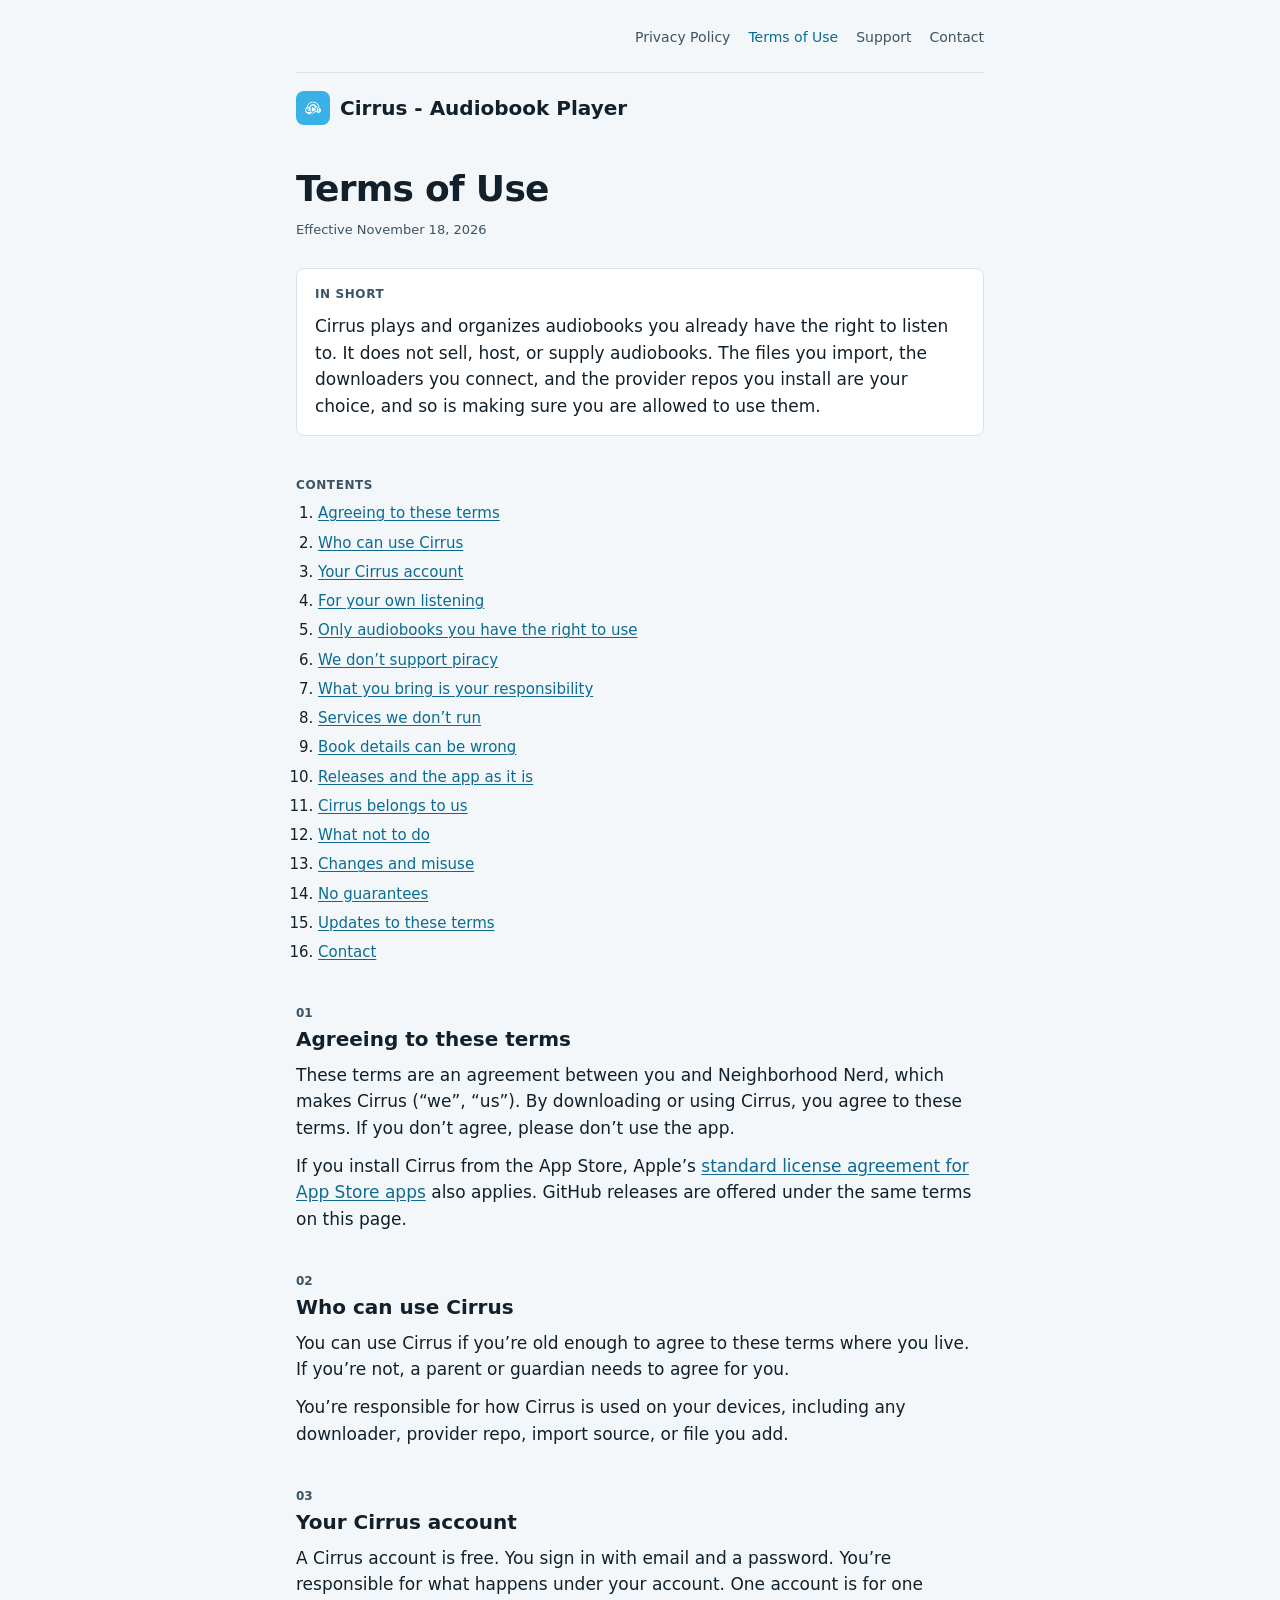
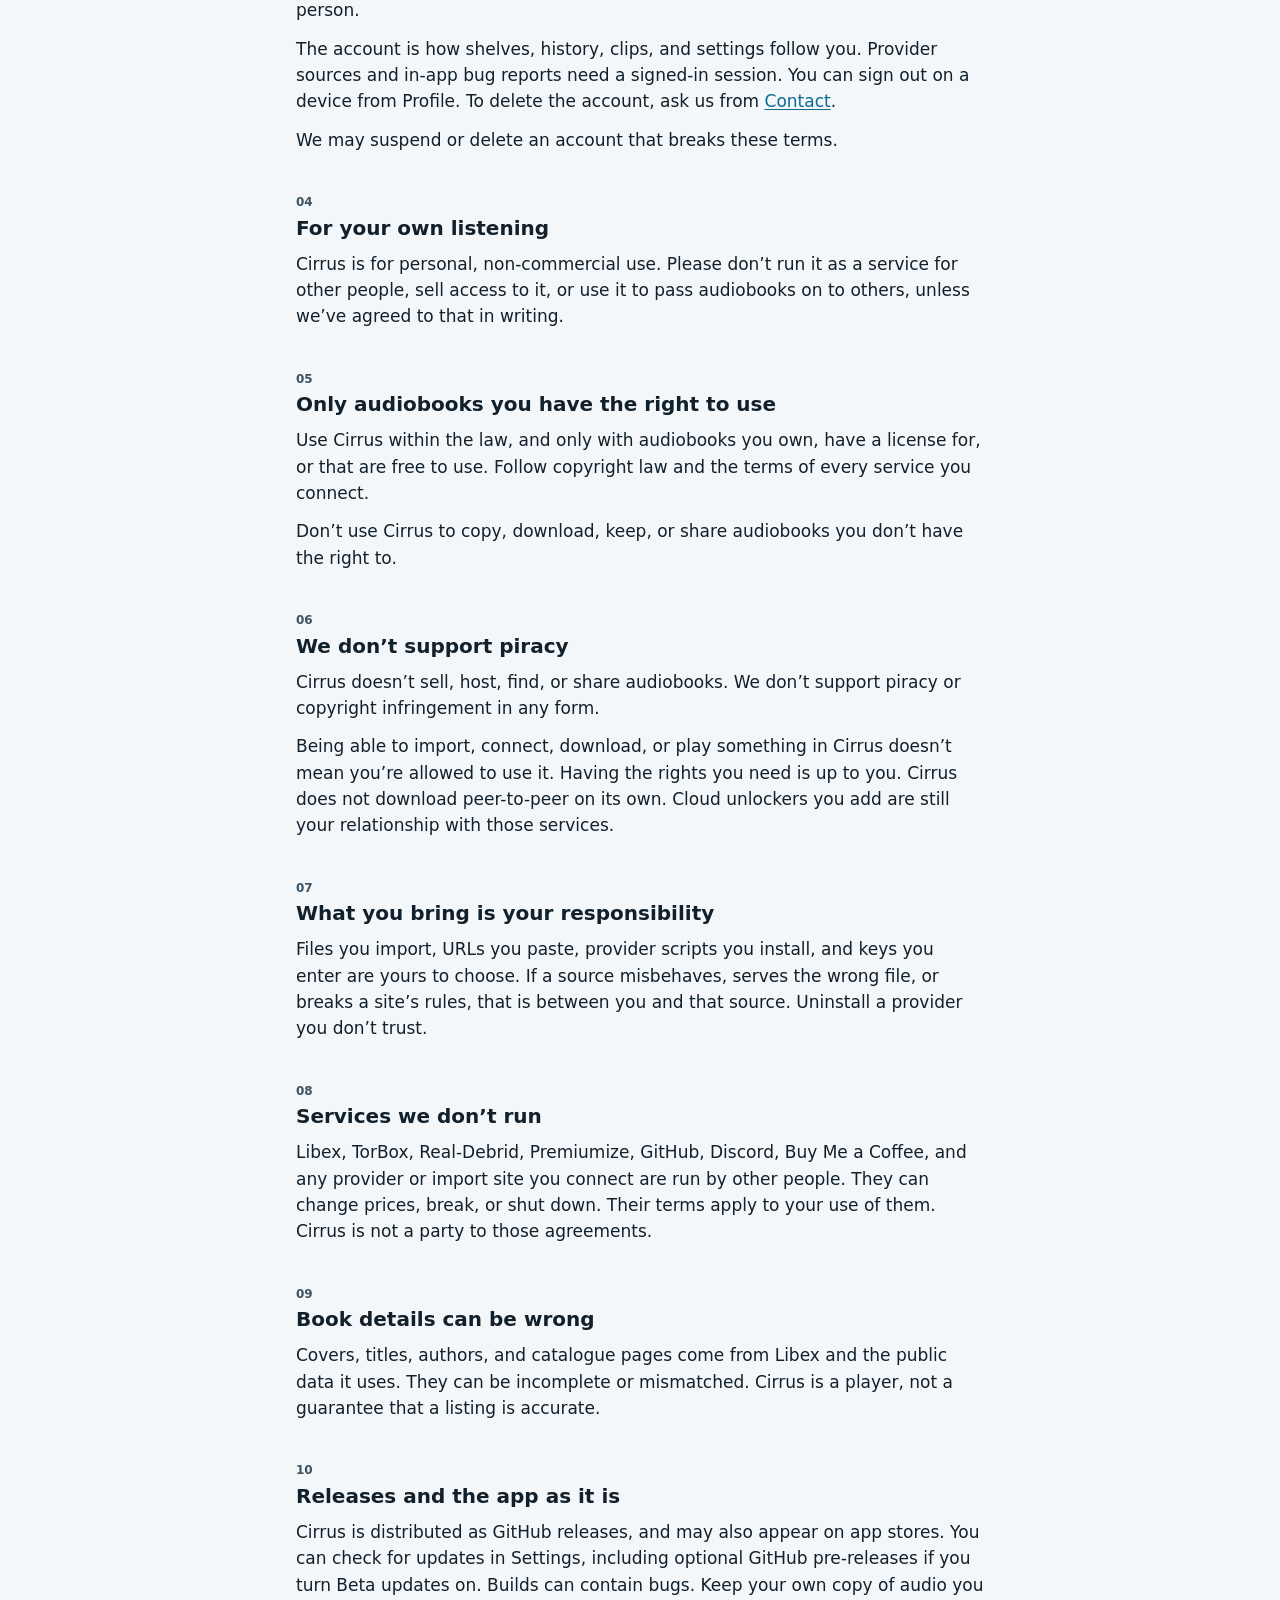
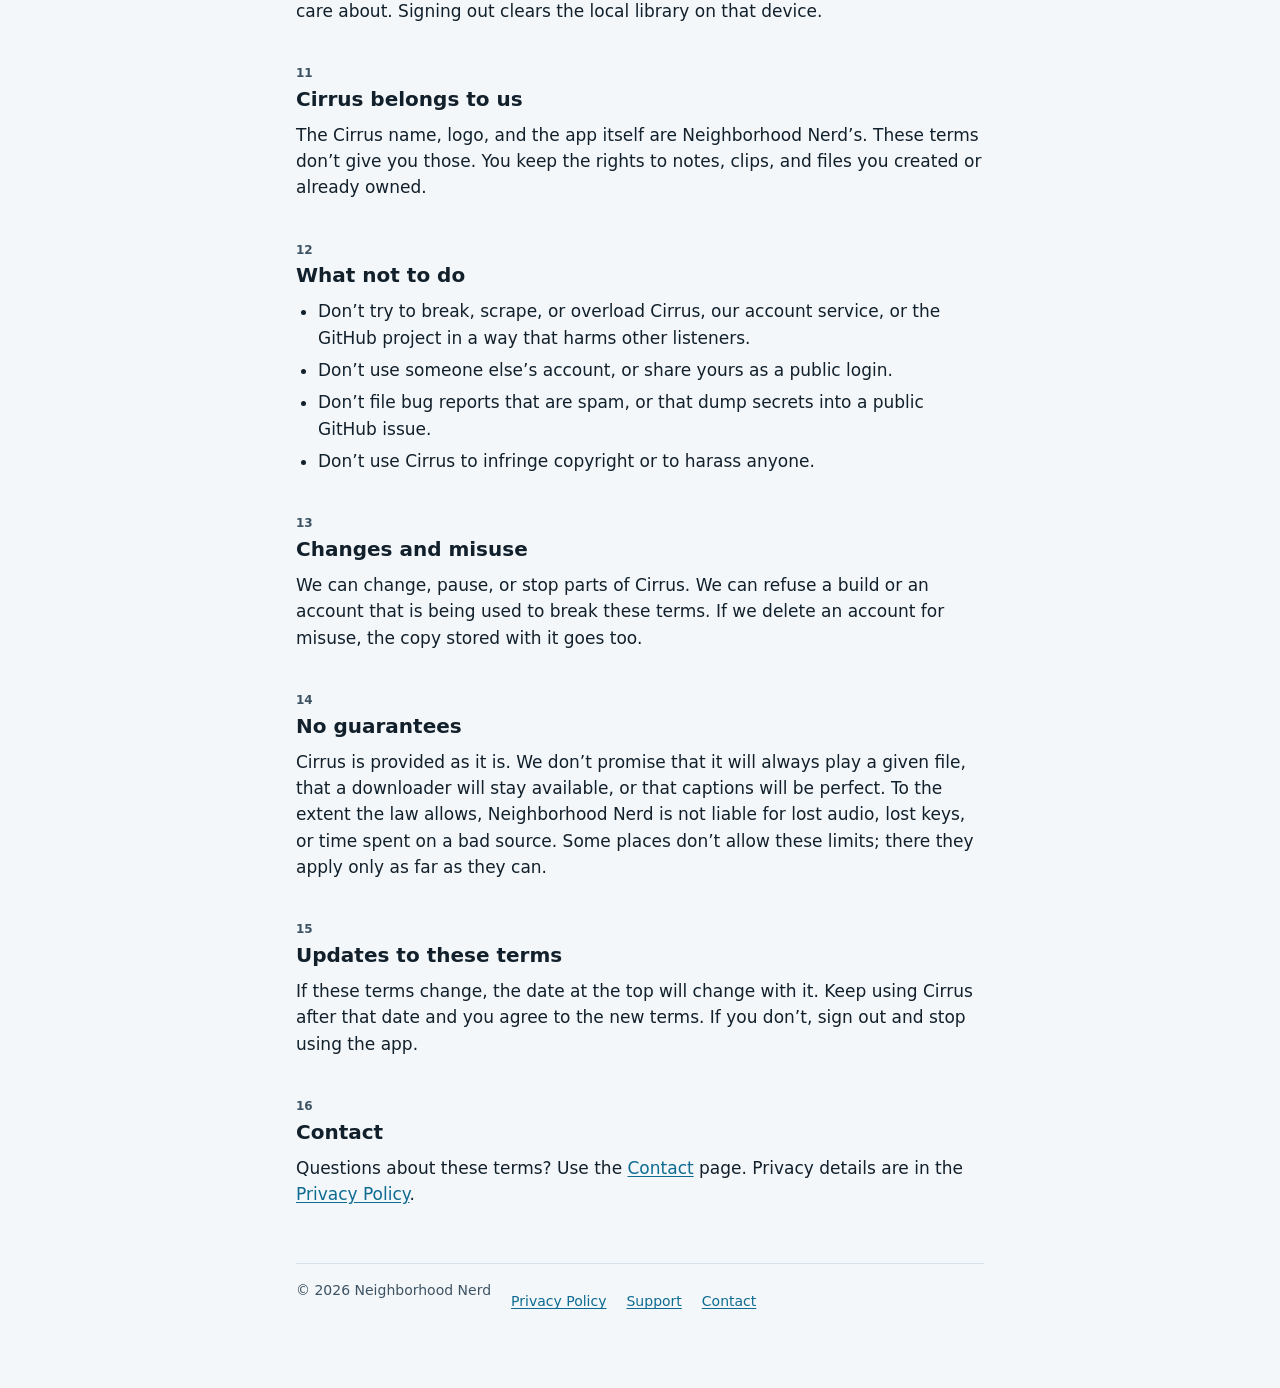
<file: docs/terms/index.html>
<!doctype html>
<html lang="en">

<head>
  <meta charset="utf-8">
  <meta name="viewport" content="width=device-width, initial-scale=1, viewport-fit=cover">
  <meta name="color-scheme" content="dark light">
  <title>Terms of Use · Cirrus</title>
  <meta name="description"
    content="The rules for using Cirrus, the audiobook player from Neighborhood Nerd, in plain words.">
  <link rel="icon" href="../assets/cirrus-logo.png">
  <link rel="apple-touch-icon" href="../assets/cirrus-logo.png">
  <link rel="stylesheet" href="../assets/policy.css?v=2">
</head>

<body>
  <a class="skip" href="#main">Skip to content</a>
  <div class="wrap">
    <nav class="top-links" aria-label="Policies and contact">
      <a href="../privacy/">Privacy Policy</a>
      <a href="../terms/" aria-current="page">Terms of Use</a>
      <a href="../support/">Support</a>
      <a href="../contact/">Contact</a>
    </nav>
    <a class="brand" href="../"><img src="../assets/cirrus-logo.png" alt="" width="34" height="34">Cirrus - Audiobook
      Player</a>

    <main id="main">
      <h1>Terms of Use</h1>
      <p class="date">Effective November 18, 2026</p>

      <div class="card summary">
        <p class="eyebrow">In short</p>
        <p>Cirrus plays and organizes audiobooks you already have the right to listen to. It does not sell, host, or
          supply audiobooks. The files you import, the downloaders you connect, and the provider repos you install are
          your choice, and so is making sure you are allowed to use them.</p>
      </div>

      <nav class="toc" aria-label="Contents">
        <p class="eyebrow">Contents</p>
        <ol>
          <li><a href="#agreeing">Agreeing to these terms</a></li>
          <li><a href="#who">Who can use Cirrus</a></li>
          <li><a href="#account">Your Cirrus account</a></li>
          <li><a href="#personal">For your own listening</a></li>
          <li><a href="#rights">Only audiobooks you have the right to use</a></li>
          <li><a href="#piracy">We don’t support piracy</a></li>
          <li><a href="#your-responsibility">What you bring is your responsibility</a></li>
          <li><a href="#other-services">Services we don’t run</a></li>
          <li><a href="#catalogue">Book details can be wrong</a></li>
          <li><a href="#releases">Releases and the app as it is</a></li>
          <li><a href="#ownership">Cirrus belongs to us</a></li>
          <li><a href="#not-allowed">What not to do</a></li>
          <li><a href="#changes">Changes and misuse</a></li>
          <li><a href="#no-guarantees">No guarantees</a></li>
          <li><a href="#updates">Updates to these terms</a></li>
          <li><a href="#contact">Contact</a></li>
        </ol>
      </nav>

      <section id="agreeing">
        <p class="num">01</p>
        <h2>Agreeing to these terms</h2>
        <p>These terms are an agreement between you and Neighborhood Nerd, which makes Cirrus (“we”, “us”). By
          downloading or using Cirrus, you agree to these terms. If you don’t agree, please don’t use the app.</p>
        <p>If you install Cirrus from the App Store, Apple’s <a
            href="https://www.apple.com/legal/internet-services/itunes/dev/stdeula/">standard license agreement for App
            Store apps</a> also applies. GitHub releases are offered under the same terms on this page.</p>
      </section>

      <section id="who">
        <p class="num">02</p>
        <h2>Who can use Cirrus</h2>
        <p>You can use Cirrus if you’re old enough to agree to these terms where you live. If you’re not, a parent or
          guardian needs to agree for you.</p>
        <p>You’re responsible for how Cirrus is used on your devices, including any downloader, provider repo, import
          source, or file you add.</p>
      </section>

      <section id="account">
        <p class="num">03</p>
        <h2>Your Cirrus account</h2>
        <p>A Cirrus account is free. You sign in with email and a password. You’re responsible for what happens under
          your account. One account is for one person.</p>
        <p>The account is how shelves, history, clips, and settings follow you. Provider sources and in-app bug reports
          need a signed-in session. You can sign out on a device from <span class="path">Profile</span>. To delete the
          account, ask us from <a href="../contact/">Contact</a>.</p>
        <p>We may suspend or delete an account that breaks these terms.</p>
      </section>

      <section id="personal">
        <p class="num">04</p>
        <h2>For your own listening</h2>
        <p>Cirrus is for personal, non-commercial use. Please don’t run it as a service for other people, sell access to
          it, or use it to pass audiobooks on to others, unless we’ve agreed to that in writing.</p>
      </section>

      <section id="rights">
        <p class="num">05</p>
        <h2>Only audiobooks you have the right to use</h2>
        <p>Use Cirrus within the law, and only with audiobooks you own, have a license for, or that are free to use.
          Follow copyright law and the terms of every service you connect.</p>
        <p>Don’t use Cirrus to copy, download, keep, or share audiobooks you don’t have the right to.</p>
      </section>

      <section id="piracy">
        <p class="num">06</p>
        <h2>We don’t support piracy</h2>
        <p>Cirrus doesn’t sell, host, find, or share audiobooks. We don’t support piracy or copyright infringement in
          any form.</p>
        <p>Being able to import, connect, download, or play something in Cirrus doesn’t mean you’re allowed to use it.
          Having the rights you need is up to you. Cirrus does not download peer-to-peer on its own. Cloud unlockers you
          add are still your relationship with those services.</p>
      </section>

      <section id="your-responsibility">
        <p class="num">07</p>
        <h2>What you bring is your responsibility</h2>
        <p>Files you import, URLs you paste, provider scripts you install, and keys you enter are yours to choose. If a
          source misbehaves, serves the wrong file, or breaks a site’s rules, that is between you and that source.
          Uninstall a provider you don’t trust.</p>
      </section>

      <section id="other-services">
        <p class="num">08</p>
        <h2>Services we don’t run</h2>
        <p>Libex, TorBox, Real-Debrid, Premiumize, GitHub, Discord, Buy Me a Coffee, and any provider or import site you
          connect are run by other people. They can change prices, break, or shut down. Their terms apply to your use of
          them. Cirrus is not a party to those agreements.</p>
      </section>

      <section id="catalogue">
        <p class="num">09</p>
        <h2>Book details can be wrong</h2>
        <p>Covers, titles, authors, and catalogue pages come from Libex and the public data it uses. They can be
          incomplete or mismatched. Cirrus is a player, not a guarantee that a listing is accurate.</p>
      </section>

      <section id="releases">
        <p class="num">10</p>
        <h2>Releases and the app as it is</h2>
        <p>Cirrus is distributed as GitHub releases, and may also appear on app stores. You can check for updates in
          Settings, including optional GitHub pre-releases if you turn Beta updates on. Builds can contain bugs. Keep
          your own copy of audio you care about. Signing out clears the local library on that device.</p>
      </section>

      <section id="ownership">
        <p class="num">11</p>
        <h2>Cirrus belongs to us</h2>
        <p>The Cirrus name, logo, and the app itself are Neighborhood Nerd’s. These terms don’t give you those. You keep
          the rights to notes, clips, and files you created or already owned.</p>
      </section>

      <section id="not-allowed">
        <p class="num">12</p>
        <h2>What not to do</h2>
        <ul class="list">
          <li>Don’t try to break, scrape, or overload Cirrus, our account service, or the GitHub project in a way that
            harms other listeners.</li>
          <li>Don’t use someone else’s account, or share yours as a public login.</li>
          <li>Don’t file bug reports that are spam, or that dump secrets into a public GitHub issue.</li>
          <li>Don’t use Cirrus to infringe copyright or to harass anyone.</li>
        </ul>
      </section>

      <section id="changes">
        <p class="num">13</p>
        <h2>Changes and misuse</h2>
        <p>We can change, pause, or stop parts of Cirrus. We can refuse a build or an account that is being used to
          break these terms. If we delete an account for misuse, the copy stored with it goes too.</p>
      </section>

      <section id="no-guarantees">
        <p class="num">14</p>
        <h2>No guarantees</h2>
        <p>Cirrus is provided as it is. We don’t promise that it will always play a given file, that a downloader will
          stay available, or that captions will be perfect. To the extent the law allows, Neighborhood Nerd is not
          liable for lost audio, lost keys, or time spent on a bad source. Some places don’t allow these limits; there
          they apply only as far as they can.</p>
      </section>

      <section id="updates">
        <p class="num">15</p>
        <h2>Updates to these terms</h2>
        <p>If these terms change, the date at the top will change with it. Keep using Cirrus after that date and you
          agree to the new terms. If you don’t, sign out and stop using the app.</p>
      </section>

      <section id="contact">
        <p class="num">16</p>
        <h2>Contact</h2>
        <p>Questions about these terms? Use the <a href="../contact/">Contact</a> page. Privacy details are in the <a
            href="../privacy/">Privacy Policy</a>.</p>
      </section>
    </main>

    <footer>
      <span>© 2026 Neighborhood Nerd</span>
      <a href="../privacy/">Privacy Policy</a>
      <a href="../support/">Support</a>
      <a href="../contact/">Contact</a>
    </footer>
  </div>
</body>

</html>
</file>
<file: docs/assets/policy.css>
/* Cirrus policy pages: same tokens as the app (AppColors).
   Dark navy #020E18, cards #0F1F2E, accent #38B1E7, 8px radius, system sans. */
:root {
  color-scheme: dark light;
  --bg: #061b2d;
  --card: #19334b;
  --text: #FFFFFF;
  --muted: #ACACAC;
  --border: rgba(255, 255, 255, 0.08);
  --accent: #38B1E7;
  --focus: #38B1E7;
  --hairline: rgba(255, 255, 255, 0.08);
}

@media (prefers-color-scheme: light) {
  :root {
    --bg: #F3F7FA;
    --card: #FFFFFF;
    --text: #12202B;
    --muted: #3D5363;
    --border: #D7E2EA;
    --accent: #0D6B91;
    --focus: #0D6B91;
    --hairline: #D7E2EA;
  }
}

* {
  box-sizing: border-box;
}

html {
  -webkit-text-size-adjust: 100%;
}

body {
  margin: 0;
  background: var(--bg);
  color: var(--text);
  font: 17px/1.55 -apple-system, BlinkMacSystemFont, "SF Pro Text", "Segoe UI", system-ui, sans-serif;
}

img {
  max-width: 100%;
  height: auto;
}

a {
  color: var(--accent);
  text-underline-offset: 2px;
}

a:hover {
  text-decoration-thickness: 2px;
}

a:active {
  opacity: 0.75;
}

a[href],
button,
summary,
label[for] {
  cursor: pointer;
}

:focus-visible {
  outline: 3px solid var(--focus);
  outline-offset: 3px;
}

.skip {
  position: absolute;
  left: 12px;
  top: 12px;
  padding: 8px 12px;
  background: var(--card);
  color: var(--text);
  border-radius: 8px;
  transform: translateY(-200%);
  z-index: 10;
}

.skip:focus {
  transform: none;
}

.wrap {
  max-width: 720px;
  margin: 0 auto;
  padding: 24px max(16px, env(safe-area-inset-right)) 64px max(16px, env(safe-area-inset-left));
}

.brand {
  display: inline-flex;
  align-items: center;
  gap: 10px;
  color: var(--text);
  text-decoration: none;
  font-weight: 600;
  font-size: 20px;
}

.brand img {
  width: 34px;
  height: 34px;
  border-radius: 8px;
}

.top-links {
  display: flex;
  flex-wrap: wrap;
  gap: 6px 18px;
  justify-content: flex-end;
  font-size: 14px;
  margin: -8px 0 18px;
  padding-bottom: 12px;
  border-bottom: 1px solid var(--hairline);
}

.top-links a {
  color: var(--muted);
  text-decoration: none;
  min-height: 44px;
  display: inline-flex;
  align-items: center;
}

.top-links a:hover,
.top-links a[aria-current="page"] {
  color: var(--accent);
}

@media (max-width: 640px) {
  .top-links {
    justify-content: flex-start;
  }
}

h1 {
  font-size: clamp(28px, 6vw, 36px);
  font-weight: 600;
  line-height: 1.15;
  letter-spacing: -0.02em;
  margin: 36px 0 10px;
}

.lede {
  color: var(--muted);
  font-size: 17px;
  line-height: 1.5;
  margin: 0 0 8px;
}

.date {
  color: var(--muted);
  font-size: 13px;
  margin: 0;
}

.card {
  background: var(--card);
  border: 1px solid var(--border);
  border-radius: 8px;
  padding: 16px 18px;
  margin-top: 20px;
}

.summary {
  margin-top: 28px;
}

.summary p {
  margin: 0;
}

.summary p+p,
.summary .list {
  margin-top: 10px;
}

.eyebrow {
  margin: 0 0 8px;
  color: var(--muted);
  font-size: 12px;
  font-weight: 600;
  letter-spacing: 0.6px;
  text-transform: uppercase;
}

.toc {
  margin-top: 32px;
  padding-top: 8px;
}

.toc ol {
  margin: 0;
  padding-left: 22px;
  font-size: 15px;
}

.toc li {
  margin: 6px 0;
}

section {
  margin-top: 40px;
  scroll-margin-top: 16px;
}

.num {
  margin: 0 0 4px;
  color: var(--muted);
  font-size: 12px;
  font-weight: 600;
}

h2 {
  font-size: 20px;
  font-weight: 600;
  line-height: 1.25;
  margin: 0 0 10px;
}

p {
  margin: 0 0 12px;
}

.list {
  margin: 0 0 12px;
  padding-left: 22px;
}

.list li {
  margin: 6px 0;
}

.path {
  white-space: nowrap;
}

.reach {
  display: grid;
  gap: 10px;
  margin-top: 24px;
}

.reach a.card {
  display: block;
  color: inherit;
  text-decoration: none;
  margin-top: 0;
}

.reach a.card:hover {
  border-color: var(--accent);
}

.reach h2 {
  font-size: 18px;
  margin: 0 0 4px;
}

.reach p {
  margin: 0;
  color: var(--muted);
  font-size: 15px;
}

footer {
  margin-top: 56px;
  padding-top: 16px;
  border-top: 1px solid var(--hairline);
  color: var(--muted);
  font-size: 14px;
  display: flex;
  flex-wrap: wrap;
  gap: 8px 20px;
}

footer a {
  min-height: 44px;
  display: inline-flex;
  align-items: center;
}

@media (max-width: 640px) {
  .path {
    white-space: normal;
  }
}

@media (prefers-reduced-motion: reduce) {
  html {
    scroll-behavior: auto;
  }
}
</file>
